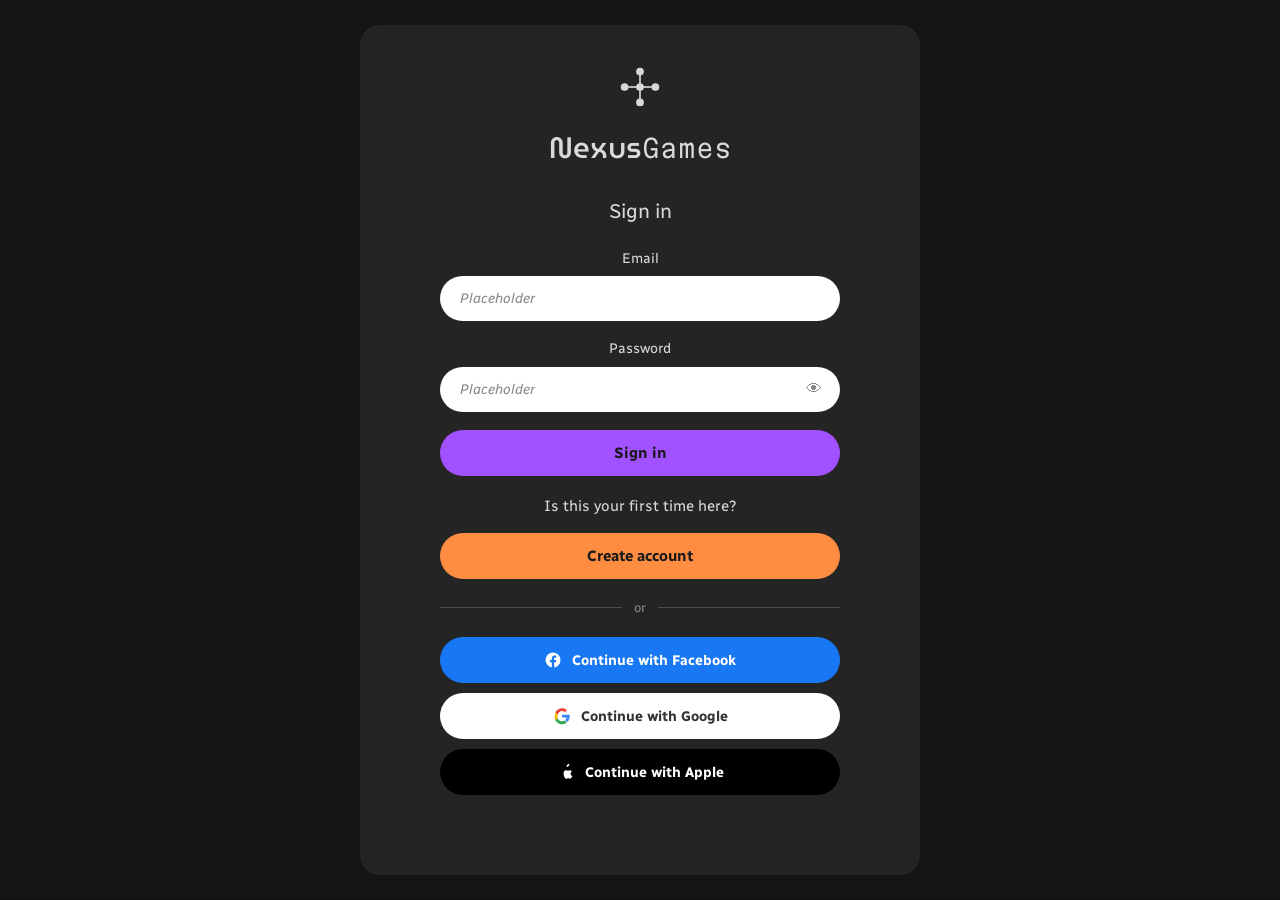
<file: index.html>
<!DOCTYPE html>
<html lang="en">
<head>
    <meta charset="UTF-8">
    <meta name="viewport" content="width=device-width, initial-scale=1.0">
    <title>Nexus Games — Sign In</title>
    <link href="https://fonts.googleapis.com/css2?family=Radio+Canada:ital,wght@0,400;0,700;1,400&display=swap" rel="stylesheet">
    <link rel="stylesheet" href="css/variables.css">
    <link rel="stylesheet" href="css/base.css">
    <link rel="stylesheet" href="css/components.css">
    <link rel="stylesheet" href="css/login.css">
</head>
<body>

<div class="auth-wrapper">
    <div class="auth-card">

        <div class="logo-icon">
            <svg viewBox="0 0 40 40" width="44" fill="none">
                <circle cx="20" cy="6" r="3" fill="currentColor"/>
                <circle cx="34" cy="20" r="3" fill="currentColor"/>
                <circle cx="20" cy="34" r="3" fill="currentColor"/>
                <circle cx="6" cy="20" r="3" fill="currentColor"/>
                <circle cx="20" cy="20" r="3" fill="currentColor"/>
                <line x1="20" y1="9" x2="20" y2="17" stroke="currentColor" stroke-width="1.5"/>
                <line x1="31" y1="20" x2="23" y2="20" stroke="currentColor" stroke-width="1.5"/>
                <line x1="20" y1="31" x2="20" y2="23" stroke="currentColor" stroke-width="1.5"/>
                <line x1="9" y1="20" x2="17" y2="20" stroke="currentColor" stroke-width="1.5"/>
            </svg>
        </div>
        <div class="wordmark"><span class="nexus">Nexus</span><span class="games">Games</span></div>

        <!-- LOGIN -->
        <form id="loginForm">
            <h1>Sign in</h1>

            <div class="field">
                <label for="loginEmail">Email</label>
                <input type="email" id="loginEmail" required placeholder="Placeholder">
            </div>

            <div class="field">
                <label for="loginPassword">Password</label>
                <div class="input-wrap">
                    <input type="password" id="loginPassword" required placeholder="Placeholder">
                    <span class="toggle-password" id="togglePwd">👁</span>
                </div>
            </div>

            <button type="submit" class="btn-signin">Sign in</button>

            <p class="switch-text">Is this your first time here?</p>
            <button type="button" class="btn-create" id="showRegister">Create account</button>

            <div class="divider">or</div>

            <div class="social-stack">
                <button type="button" class="btn-social btn-facebook">
                    <svg viewBox="0 0 24 24" fill="currentColor"><path d="M22 12a10 10 0 1 0-11.6 9.9v-7H7.9V12h2.5V9.8c0-2.5 1.5-3.9 3.8-3.9 1.1 0 2.2.2 2.2.2v2.5h-1.3c-1.2 0-1.6.8-1.6 1.6V12h2.8l-.4 2.9h-2.4v7A10 10 0 0 0 22 12z"/></svg>
                    Continue with Facebook
                </button>
                <button type="button" class="btn-social btn-google">
                    <svg viewBox="0 0 24 24"><path fill="#4285F4" d="M22.5 12.2c0-.8-.1-1.4-.2-2H12v3.9h6c-.1.9-.7 2.4-2 3.3l3.2 2.5c1.9-1.8 3-4.4 3-7.7z"/><path fill="#34A853" d="M12 23c2.7 0 5-.9 6.6-2.4l-3.2-2.5c-.9.6-2 1-3.4 1-2.6 0-4.8-1.7-5.6-4.1H3.1v2.6C4.7 20.6 8.1 23 12 23z"/><path fill="#FBBC05" d="M6.4 15c-.2-.6-.3-1.3-.3-2s.1-1.4.3-2V8.4H3.1C2.4 9.8 2 11.4 2 13s.4 3.2 1.1 4.6L6.4 15z"/><path fill="#EA4335" d="M12 5.4c1.5 0 2.8.5 3.8 1.5l2.8-2.8C16.9 2.4 14.7 1.5 12 1.5 8.1 1.5 4.7 3.9 3.1 7.4l3.3 2.6C7.2 7.1 9.4 5.4 12 5.4z"/></svg>
                    Continue with Google
                </button>
                <button type="button" class="btn-social btn-apple">
                    <svg viewBox="0 0 24 24" fill="currentColor"><path d="M16.4 1c.1 1.1-.3 2.1-.9 2.9-.7.8-1.7 1.5-2.8 1.4-.1-1.1.4-2.2 1-2.9.7-.8 1.9-1.4 2.7-1.4zm4.2 16.2c-.3.7-.6 1.3-1 1.9-.6.9-1.2 1.9-2.2 1.9-1 0-1.3-.6-2.4-.6-1.1 0-1.5.6-2.4.6-1 0-1.7-.9-2.3-1.8-1.3-1.9-2.3-5.4-1-7.7.6-1.1 1.7-1.9 2.9-1.9 1 0 1.6.6 2.4.6.8 0 1.3-.6 2.4-.6 1 0 2.1.6 2.9 1.6-2.6 1.4-2.2 5.1.7 6z"/></svg>
                    Continue with Apple
                </button>
            </div>
        </form>

        <!-- REGISTER -->
        <form id="registerForm">
            <h1>Add your data</h1>
            <div class="field-row">
                <div class="field">
                    <label for="firstName">First name</label>
                    <input type="text" id="firstName" required placeholder="Placeholder">
                </div>
                <div class="field">
                    <label for="lastName">Last name</label>
                    <input type="text" id="lastName" required placeholder="Placeholder">
                </div>
            </div>
            <div class="field">
                <label for="regEmail">Email</label>
                <input type="email" id="regEmail" required placeholder="Placeholder">
            </div>
            <div class="field">
                <label for="nickname">Nickname (optional)</label>
                <input type="text" id="nickname" placeholder="Placeholder">
            </div>
            <div class="field">
                <label for="age">Date of birth</label>
                <input type="date" id="age" required>
            </div>
            <div class="field">
                <label for="regPassword">Password</label>
                <input type="password" id="regPassword" required placeholder="Placeholder">
            </div>
            <div class="field">
                <label for="confirmPassword">Confirm password</label>
                <input type="password" id="confirmPassword" required placeholder="Placeholder">
            </div>
            <button type="submit" class="btn-create">Create account</button>
            <p class="switch-text"><button type="button" id="showLogin" style="color:var(--color-primary);font-weight:700;">← Back to Sign in</button></p>
        </form>

    </div>
</div>

<div class="success-overlay" id="successOverlay">
    <div class="success-box">
        <div class="checkmark-circle">
            <svg width="32" height="32" viewBox="0 0 24 24" fill="none">
                <path d="M5 13l4 4L19 7" stroke="#1a1a1a" stroke-width="3" stroke-linecap="round" stroke-linejoin="round"/>
            </svg>
        </div>
        <p style="font-weight:700; font-size:16px;">Account created!</p>
        <p style="color: var(--color-text-secondary); font-size:13px; margin-top:4px;">Taking you to Home...</p>
    </div>
</div>

<script src="js/login.js"></script>
</body>
</html>
</file>
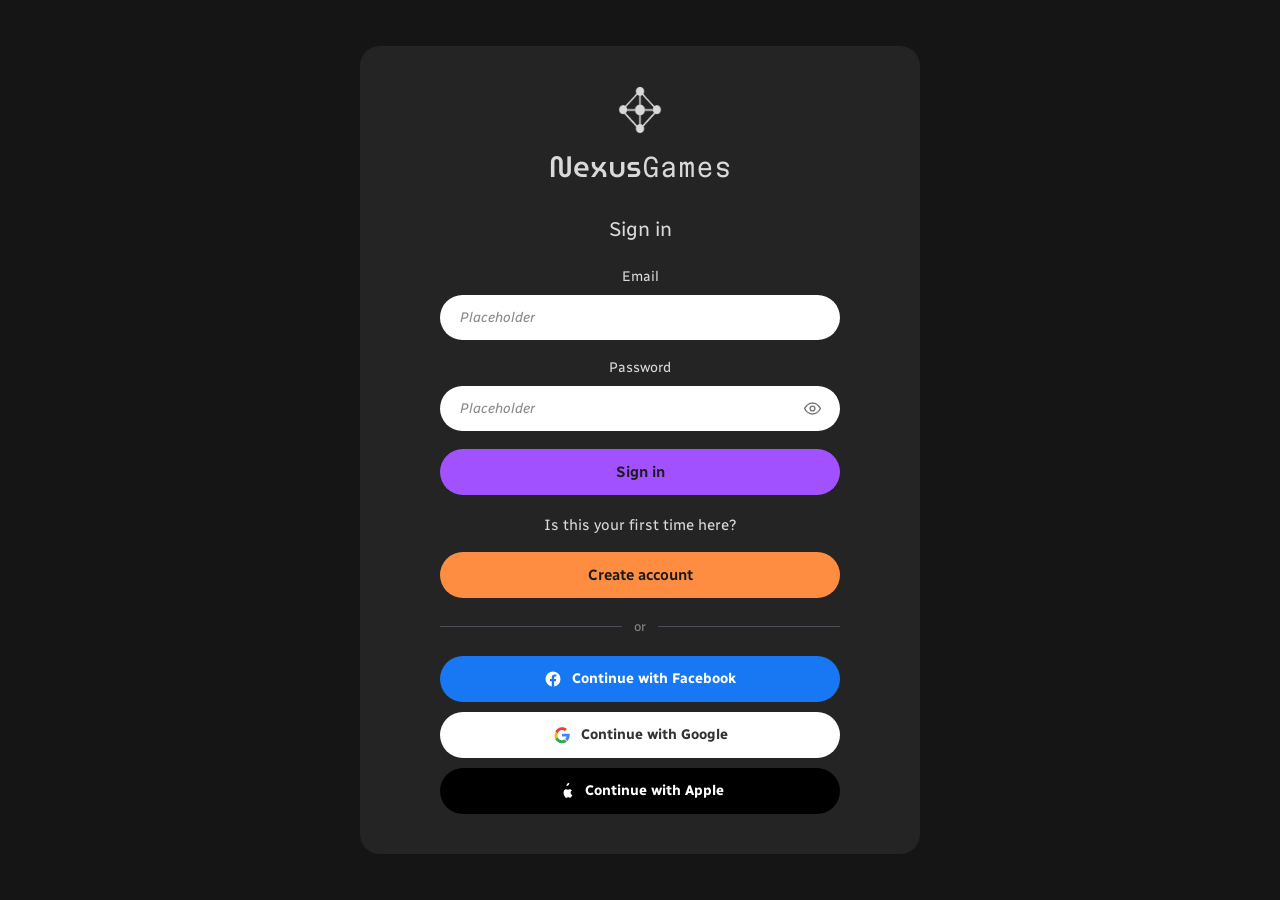
<file: tp2/index.html>
<!DOCTYPE html>
<html lang="en">
<head>
    <meta charset="UTF-8">
    <meta name="viewport" content="width=device-width, initial-scale=1.0">
    <title>Nexus Games — Sign In</title>
    <link href="https://fonts.googleapis.com/css2?family=Radio+Canada:wght@400;700&display=swap" rel="stylesheet">
    <link rel="stylesheet" href="css/base/variables.css">
    <link rel="stylesheet" href="css/base/base.css">
    <link rel="stylesheet" href="css/components/components.css">
    <link rel="stylesheet" href="css/pages/login.css">
</head>
<body>

<!-- ===== Formularios de login y registro ===== -->
<div class="auth-wrapper">
    <div class="auth-card">

        <div class="auth-brand" id="authBrand">
            <div class="logo-icon">
                <img src="assets/img/LogoNexus.png" alt="Nexus Games Logo" width="48" height="48">
            </div>
            <div class="wordmark"><span class="nexus">Nexus</span><span class="games">Games</span></div>
        </div>

        <!-- LOGIN -->
        <form id="loginForm">
            <h1>Sign in</h1>

            <div class="field">
                <label for="loginEmail">Email</label>
                <input type="email" id="loginEmail" required placeholder="Placeholder">
            </div>

            <div class="field">
                <label for="loginPassword">Password</label>
                <div class="input-wrap">
                    <input type="password" id="loginPassword" required placeholder="Placeholder">
                    <button type="button" class="toggle-password" id="togglePwd" data-target="loginPassword" aria-label="Show password" aria-controls="loginPassword" aria-pressed="false">
                        <svg class="eye-icon eye-icon--open" viewBox="0 0 24 24" fill="none" stroke="currentColor" stroke-width="1.8" stroke-linecap="round" stroke-linejoin="round" aria-hidden="true"><path d="M2 12s3.6-7 10-7 10 7 10 7-3.6 7-10 7S2 12 2 12Z"/><circle cx="12" cy="12" r="3"/></svg>
                        <svg class="eye-icon eye-icon--closed" viewBox="0 0 24 24" fill="none" stroke="currentColor" stroke-width="1.8" stroke-linecap="round" stroke-linejoin="round" aria-hidden="true"><path d="m3 3 18 18"/><path d="M10.6 10.6a2 2 0 0 0 2.8 2.8"/><path d="M9.9 5.2A10.7 10.7 0 0 1 12 5c6.4 0 10 7 10 7a15.6 15.6 0 0 1-3.1 3.9M6.2 6.2C3.5 8 2 12 2 12s3.6 7 10 7a10.7 10.7 0 0 0 4-.8"/></svg>
                    </button>
                </div>
            </div>

            <button type="submit" class="btn-signin">Sign in</button>

            <p class="switch-text">Is this your first time here?</p>
            <button type="button" class="btn-create" id="showRegister">Create account</button>

            <div class="divider">or</div>

            <div class="social-stack">
                <button type="button" class="btn-social btn-facebook">
                    <svg viewBox="0 0 24 24" fill="currentColor"><path d="M22 12a10 10 0 1 0-11.6 9.9v-7H7.9V12h2.5V9.8c0-2.5 1.5-3.9 3.8-3.9 1.1 0 2.2.2 2.2.2v2.5h-1.3c-1.2 0-1.6.8-1.6 1.6V12h2.8l-.4 2.9h-2.4v7A10 10 0 0 0 22 12z"/></svg>
                    Continue with Facebook
                </button>
                <button type="button" class="btn-social btn-google">
                    <svg viewBox="0 0 24 24"><path fill="#4285F4" d="M22.5 12.2c0-.8-.1-1.4-.2-2H12v3.9h6c-.1.9-.7 2.4-2 3.3l3.2 2.5c1.9-1.8 3-4.4 3-7.7z"/><path fill="#34A853" d="M12 23c2.7 0 5-.9 6.6-2.4l-3.2-2.5c-.9.6-2 1-3.4 1-2.6 0-4.8-1.7-5.6-4.1H3.1v2.6C4.7 20.6 8.1 23 12 23z"/><path fill="#FBBC05" d="M6.4 15c-.2-.6-.3-1.3-.3-2s.1-1.4.3-2V8.4H3.1C2.4 9.8 2 11.4 2 13s.4 3.2 1.1 4.6L6.4 15z"/><path fill="#EA4335" d="M12 5.4c1.5 0 2.8.5 3.8 1.5l2.8-2.8C16.9 2.4 14.7 1.5 12 1.5 8.1 1.5 4.7 3.9 3.1 7.4l3.3 2.6C7.2 7.1 9.4 5.4 12 5.4z"/></svg>
                    Continue with Google
                </button>
                <button type="button" class="btn-social btn-apple">
                    <svg viewBox="0 0 24 24" fill="currentColor"><path d="M16.4 1c.1 1.1-.3 2.1-.9 2.9-.7.8-1.7 1.5-2.8 1.4-.1-1.1.4-2.2 1-2.9.7-.8 1.9-1.4 2.7-1.4zm4.2 16.2c-.3.7-.6 1.3-1 1.9-.6.9-1.2 1.9-2.2 1.9-1 0-1.3-.6-2.4-.6-1.1 0-1.5.6-2.4.6-1 0-1.7-.9-2.3-1.8-1.3-1.9-2.3-5.4-1-7.7.6-1.1 1.7-1.9 2.9-1.9 1 0 1.6.6 2.4.6.8 0 1.3-.6 2.4-.6 1 0 2.1.6 2.9 1.6-2.6 1.4-2.2 5.1.7 6z"/></svg>
                    Continue with Apple
                </button>
            </div>
        </form>

        <!-- REGISTER -->
        <form id="registerForm">
            <button type="button" id="showLogin" class="back-link">
                <svg width="18" height="18" viewBox="0 0 24 24" fill="none" stroke="currentColor" stroke-width="2.5" stroke-linecap="round" stroke-linejoin="round"><polyline points="15 18 9 12 15 6"></polyline></svg>
                Back
            </button>
            <h1>Add your data</h1>

            <div class="field">
                <label for="regEmail">Email <span class="required">*</span><span class="valid-check" id="emailCheck">✓</span></label>
                <input type="email" id="regEmail" required placeholder="Placeholder">
            </div>

            <div class="field-row">
                <div class="field">
                    <label for="firstName">First name <span class="required">*</span><span class="valid-check" id="firstNameCheck">✓</span></label>
                    <input type="text" id="firstName" required placeholder="Placeholder">
                </div>
                <div class="field">
                    <label for="lastName">Last name <span class="required">*</span><span class="valid-check" id="lastNameCheck">✓</span></label>
                    <input type="text" id="lastName" required placeholder="Placeholder">
                </div>
            </div>

            <div class="field">
                <label for="regPassword">Password <span class="required">*</span><span class="valid-check" id="passwordCheck">✓</span></label>
                <div class="input-wrap">
                    <input type="password" id="regPassword" required placeholder="Placeholder">
                    <button type="button" class="toggle-password" id="toggleRegPwd" data-target="regPassword" aria-label="Show password" aria-controls="regPassword" aria-pressed="false">
                        <svg class="eye-icon eye-icon--open" viewBox="0 0 24 24" fill="none" stroke="currentColor" stroke-width="1.8" stroke-linecap="round" stroke-linejoin="round" aria-hidden="true"><path d="M2 12s3.6-7 10-7 10 7 10 7-3.6 7-10 7S2 12 2 12Z"/><circle cx="12" cy="12" r="3"/></svg>
                        <svg class="eye-icon eye-icon--closed" viewBox="0 0 24 24" fill="none" stroke="currentColor" stroke-width="1.8" stroke-linecap="round" stroke-linejoin="round" aria-hidden="true"><path d="m3 3 18 18"/><path d="M10.6 10.6a2 2 0 0 0 2.8 2.8"/><path d="M9.9 5.2A10.7 10.7 0 0 1 12 5c6.4 0 10 7 10 7a15.6 15.6 0 0 1-3.1 3.9M6.2 6.2C3.5 8 2 12 2 12s3.6 7 10 7a10.7 10.7 0 0 0 4-.8"/></svg>
                    </button>
                </div>
            </div>

            <div class="field">
                <label for="confirmPassword">Confirm password <span class="required">*</span><span class="valid-check" id="confirmCheck">✓</span></label>
                <div class="input-wrap">
                    <input type="password" id="confirmPassword" required placeholder="Placeholder">
                    <button type="button" class="toggle-password" id="toggleConfirmPwd" data-target="confirmPassword" aria-label="Show password" aria-controls="confirmPassword" aria-pressed="false">
                        <svg class="eye-icon eye-icon--open" viewBox="0 0 24 24" fill="none" stroke="currentColor" stroke-width="1.8" stroke-linecap="round" stroke-linejoin="round" aria-hidden="true"><path d="M2 12s3.6-7 10-7 10 7 10 7-3.6 7-10 7S2 12 2 12Z"/><circle cx="12" cy="12" r="3"/></svg>
                        <svg class="eye-icon eye-icon--closed" viewBox="0 0 24 24" fill="none" stroke="currentColor" stroke-width="1.8" stroke-linecap="round" stroke-linejoin="round" aria-hidden="true"><path d="m3 3 18 18"/><path d="M10.6 10.6a2 2 0 0 0 2.8 2.8"/><path d="M9.9 5.2A10.7 10.7 0 0 1 12 5c6.4 0 10 7 10 7a15.6 15.6 0 0 1-3.1 3.9M6.2 6.2C3.5 8 2 12 2 12s3.6 7 10 7a10.7 10.7 0 0 0 4-.8"/></svg>
                    </button>
                </div>
                <span class="field-error" id="passwordError">Passwords do not match.</span>
            </div>

            <div class="field">
                <label for="nickname">Nickname (optional)</label>
                <input type="text" id="nickname" placeholder="Placeholder">
            </div>

            <div class="field">
                <label for="dobYear">Date of birth <span class="required">*</span><span class="valid-check" id="dobCheck">✓</span></label>
                <div class="dob-row">
                    <select id="dobYear" required></select>
                    <select id="dobMonth" required></select>
                    <select id="dobDay" required></select>
                </div>
            </div>

            <div class="captcha-wrap">
                <label class="captcha" for="captchaCheck">
                    <input type="checkbox" id="captchaCheck" required>
                    <span class="captcha-box" aria-hidden="true"></span>
                    <span class="captcha-label">I'm not a robot</span>
                    <span class="captcha-brand" aria-hidden="true">
                        <svg viewBox="0 0 32 32" class="captcha-logo"><path fill="#4285f4" d="M16 3a13 13 0 0 1 11.2 6.4l-5 2.8A7.2 7.2 0 0 0 16 8.6V3Z"/><path fill="#34a853" d="M27.2 9.4A13 13 0 0 1 16 29v-5.6a7.4 7.4 0 0 0 6.2-11.2l5-2.8Z"/><path fill="#fbbc05" d="M16 29A13 13 0 0 1 4.8 9.4l5 2.8A7.4 7.4 0 0 0 16 23.4V29Z"/><path fill="#ea4335" d="M4.8 9.4A13 13 0 0 1 16 3v5.6a7.4 7.4 0 0 0-6.2 3.6l-5-2.8Z"/><path fill="#fff" d="m13.3 16 1.8 1.8 4-4 1.4 1.4-5.4 5.4-3.2-3.2 1.4-1.4Z"/></svg>
                        <span>reCAPTCHA</span>
                    </span>
                </label>
            </div>

            <button type="submit" class="btn-create">Register</button>

            <!-- Reutiliza las mismas opciones de acceso social disponibles en el login. -->
            <div class="divider">or</div>

            <div class="social-stack">
                <button type="button" class="btn-social btn-facebook">
                    <svg viewBox="0 0 24 24" fill="currentColor"><path d="M22 12a10 10 0 1 0-11.6 9.9v-7H7.9V12h2.5V9.8c0-2.5 1.5-3.9 3.8-3.9 1.1 0 2.2.2 2.2.2v2.5h-1.3c-1.2 0-1.6.8-1.6 1.6V12h2.8l-.4 2.9h-2.4v7A10 10 0 0 0 22 12z"/></svg>
                    Continue with Facebook
                </button>
                <button type="button" class="btn-social btn-google">
                    <svg viewBox="0 0 24 24"><path fill="#4285F4" d="M22.5 12.2c0-.8-.1-1.4-.2-2H12v3.9h6c-.1.9-.7 2.4-2 3.3l3.2 2.5c1.9-1.8 3-4.4 3-7.7z"/><path fill="#34A853" d="M12 23c2.7 0 5-.9 6.6-2.4l-3.2-2.5c-.9.6-2 1-3.4 1-2.6 0-4.8-1.7-5.6-4.1H3.1v2.6C4.7 20.6 8.1 23 12 23z"/><path fill="#FBBC05" d="M6.4 15c-.2-.6-.3-1.3-.3-2s.1-1.4.3-2V8.4H3.1C2.4 9.8 2 11.4 2 13s.4 3.2 1.1 4.6L6.4 15z"/><path fill="#EA4335" d="M12 5.4c1.5 0 2.8.5 3.8 1.5l2.8-2.8C16.9 2.4 14.7 1.5 12 1.5 8.1 1.5 4.7 3.9 3.1 7.4l3.3 2.6C7.2 7.1 9.4 5.4 12 5.4z"/></svg>
                    Continue with Google
                </button>
                <button type="button" class="btn-social btn-apple">
                    <svg viewBox="0 0 24 24" fill="currentColor"><path d="M16.4 1c.1 1.1-.3 2.1-.9 2.9-.7.8-1.7 1.5-2.8 1.4-.1-1.1.4-2.2 1-2.9.7-.8 1.9-1.4 2.7-1.4zm4.2 16.2c-.3.7-.6 1.3-1 1.9-.6.9-1.2 1.9-2.2 1.9-1 0-1.3-.6-2.4-.6-1.1 0-1.5.6-2.4.6-1 0-1.7-.9-2.3-1.8-1.3-1.9-2.3-5.4-1-7.7.6-1.1 1.7-1.9 2.9-1.9 1 0 1.6.6 2.4.6.8 0 1.3-.6 2.4-.6 1 0 2.1.6 2.9 1.6-2.6 1.4-2.2 5.1.7 6z"/></svg>
                    Continue with Apple
                </button>
            </div>
        </form>

    </div>
</div>

<div class="success-overlay" id="successOverlay">
    <div class="success-box">
        <div class="checkmark-circle">
            <svg width="32" height="32" viewBox="0 0 24 24" fill="none">
                <path d="M5 13l4 4L19 7" stroke="#1a1a1a" stroke-width="3" stroke-linecap="round" stroke-linejoin="round"/>
            </svg>
        </div>
        <p id="successTitle" style="font-weight:700; font-size:16px;">Account created!</p>
        <p id="successMessage" style="color: var(--color-text-secondary); font-size:13px; margin-top:4px;">Taking you to Home...</p>
    </div>
</div>

<!-- Conecta los formularios, su validación y la confirmación de acceso. -->
<script src="js/pages/login.js"></script>
</body>
</html>
</file>
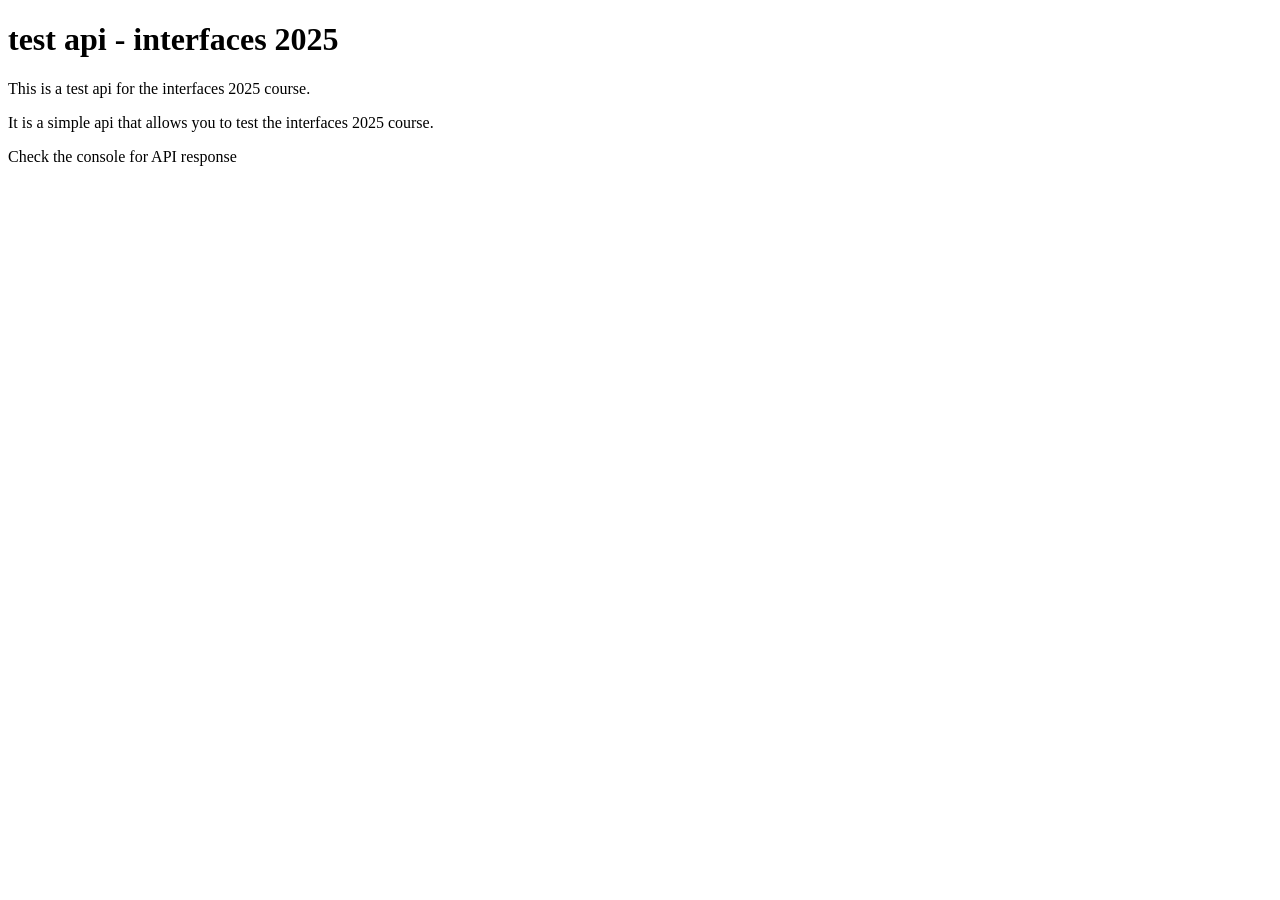
<file: tp2/api-vj-interfaces-main/docs/index.html>
<!DOCTYPE html>
<html lang="en">
<head>
    <meta charset="UTF-8">
    <meta name="viewport" content="width=device-width, initial-scale=1.0">
    <title>test api - interfaces 2025</title>
</head>
<body>
    <h1>test api - interfaces 2025</h1>
    <p>This is a test api for the interfaces 2025 course.</p>
    <p>It is a simple api that allows you to test the interfaces 2025 course.</p>
    <p>Check the console for API response</p>

    <script src="script.js"></script>
</body>
</html>
</file>
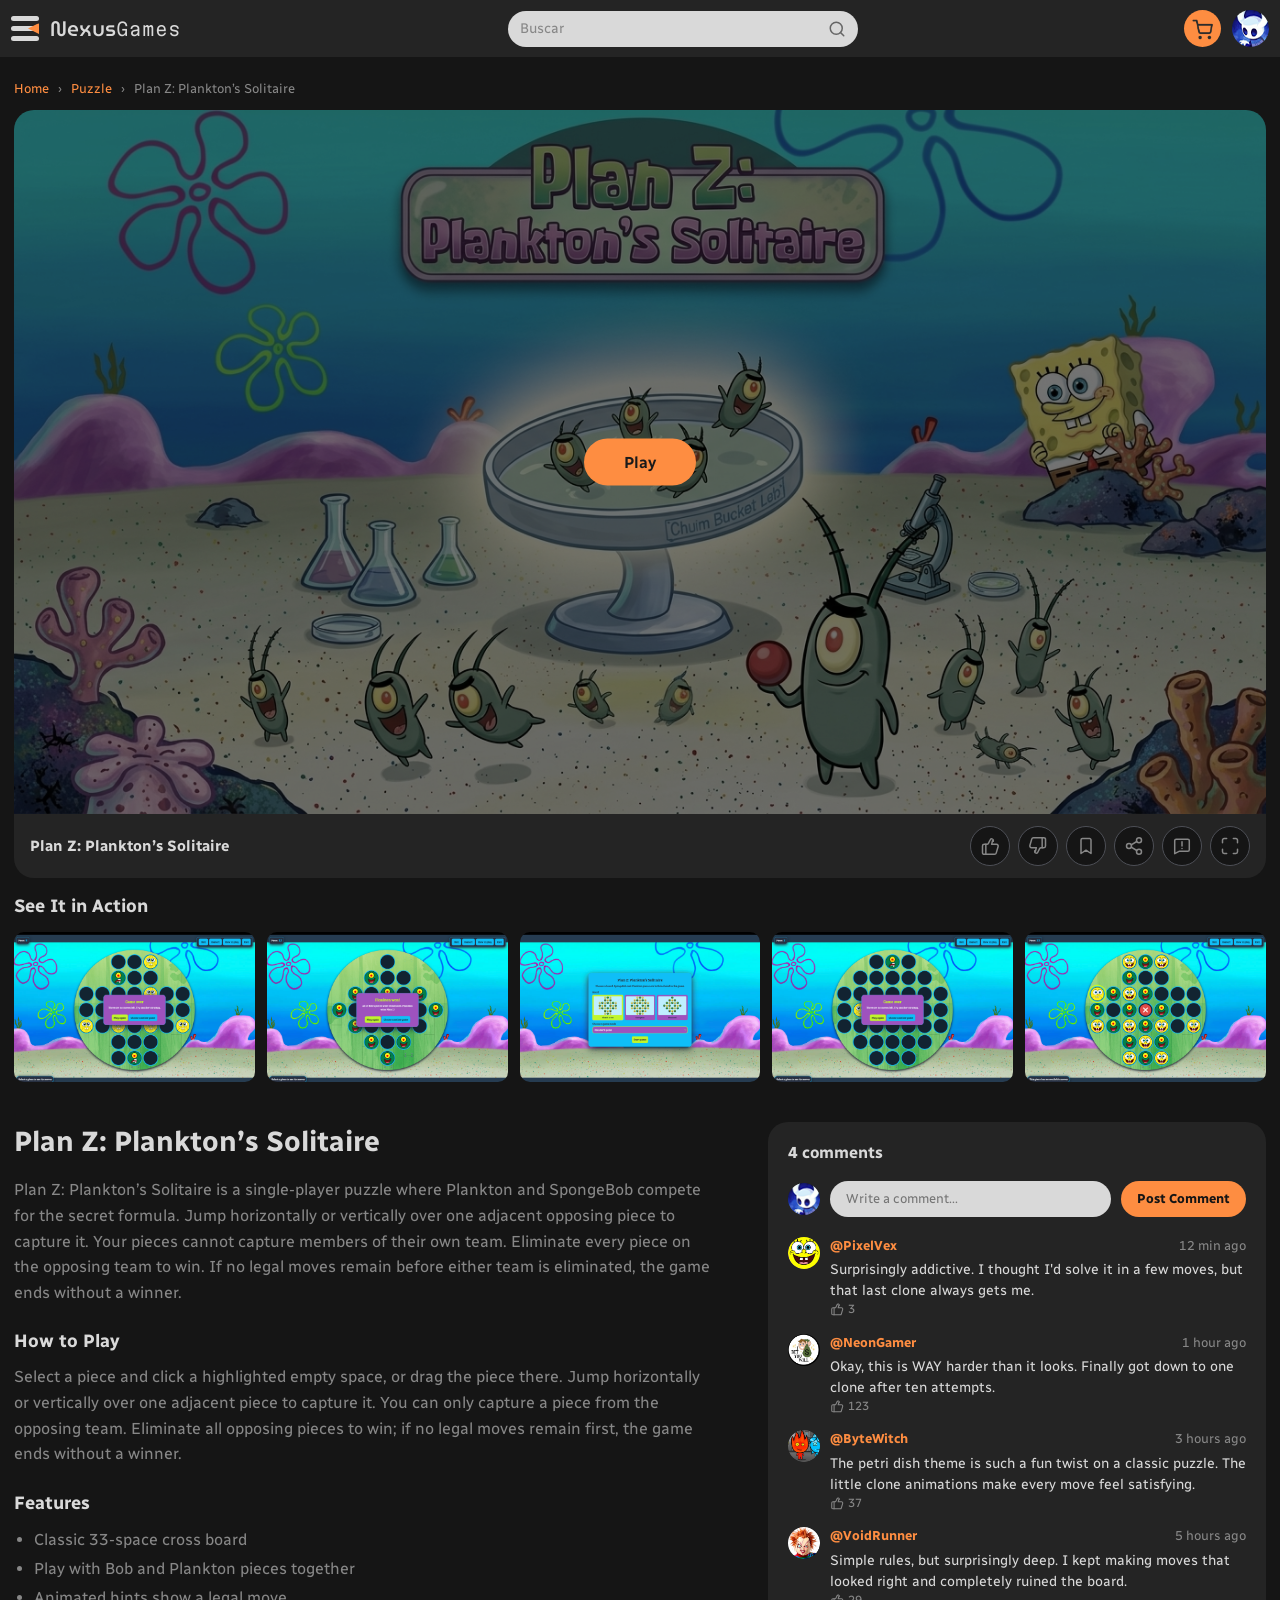
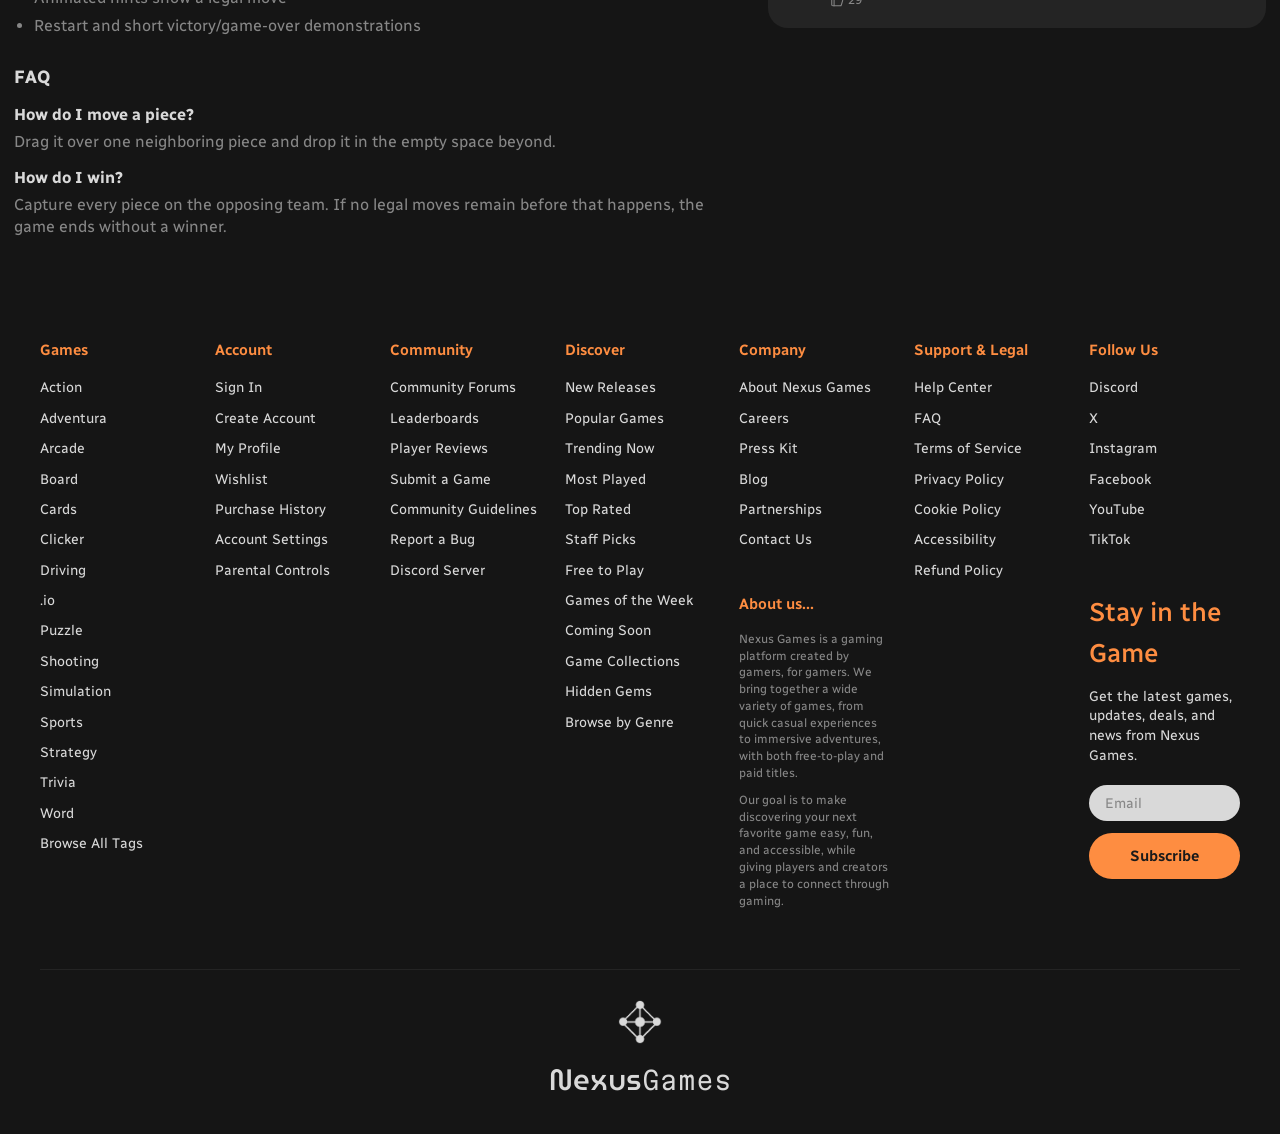
<file: tp2/game.html>
<!DOCTYPE html>
<html lang="en">
<head>
    <meta charset="UTF-8">
    <meta name="viewport" content="width=device-width, initial-scale=1.0">
    <title>Nexus Games — Game Details</title>
    <link rel="stylesheet" href="css/base/variables.css">
    <link rel="stylesheet" href="css/base/base.css">
    <link rel="stylesheet" href="css/components/fatfooter.css">
    <link rel="stylesheet" href="css/components/header.css">
    <link rel="stylesheet" href="css/components/cart.css">
    <link rel="stylesheet" href="css/pages/game.css">
    <link rel="stylesheet" href="css/pages/blocka.css">
    <link rel="stylesheet" href="css/pages/peg-solitaire.css">
    <link rel="stylesheet" href="css/pages/runner.css">

</head>
<body>
<!-- ===== Layout compartido y punto de montaje del detalle ===== -->
<div id="site-header"></div>
<main class="game-detail-main" id="game-detail">
    <!-- Contenido inyectado por game-detail.js -->
</main>

<!-- ===== Carrito desplegable compartido: conserva los productos guardados desde Home. ===== -->
<section class="shopping-cart" id="shopping-cart" aria-labelledby="shopping-cart-title" aria-hidden="true" hidden>
    <div class="shopping-cart__heading">
        <h2 id="shopping-cart-title">Your Cart</h2>
        <span class="shopping-cart__count" id="cart-count" aria-live="polite">0 items</span>
    </div>
    <div class="shopping-cart__divider" aria-hidden="true"></div>
    <p class="shopping-cart__empty" id="cart-empty">Your cart is empty.</p>
    <ul class="shopping-cart__items" id="cart-items" aria-label="Games in your cart"></ul>
    <div class="shopping-cart__summary" id="cart-summary" hidden>
        <div class="shopping-cart__total">
            <span>Total</span>
            <strong id="cart-total">USD 0</strong>
        </div>
        <button class="badge badge--free shopping-cart__buy" id="cart-buy" type="button">Buy</button>
    </div>
</section>

<div id="site-footer"></div>
<!-- ===== Scripts de datos, layout y detalle ===== -->
<!-- Carga el listado compartido para que la navegación también muestre categorías fuera del Home. -->
<script src="js/data/categories.js"></script>
<script src="js/components/layout.js"></script>
<script src="js/components/cart.js"></script>
<script src="js/data/recommendation.js" defer></script>
<script src="js/data/api.js" defer></script>
<script src="js/pages/blocka.js" defer></script>
<script src="js/pages/peg-solitaire.model.js" defer></script>
<script src="js/pages/peg-solitaire.controller.js" defer></script>
<script src="js/pages/peg-solitaire.view.js" defer></script>
<script src="js/pages/peg-solitaire.js" defer></script>
<script src="js/pages/runner.js" defer></script>
<script src="js/pages/game-detail.js" defer></script>
</body>
</html>
</file>
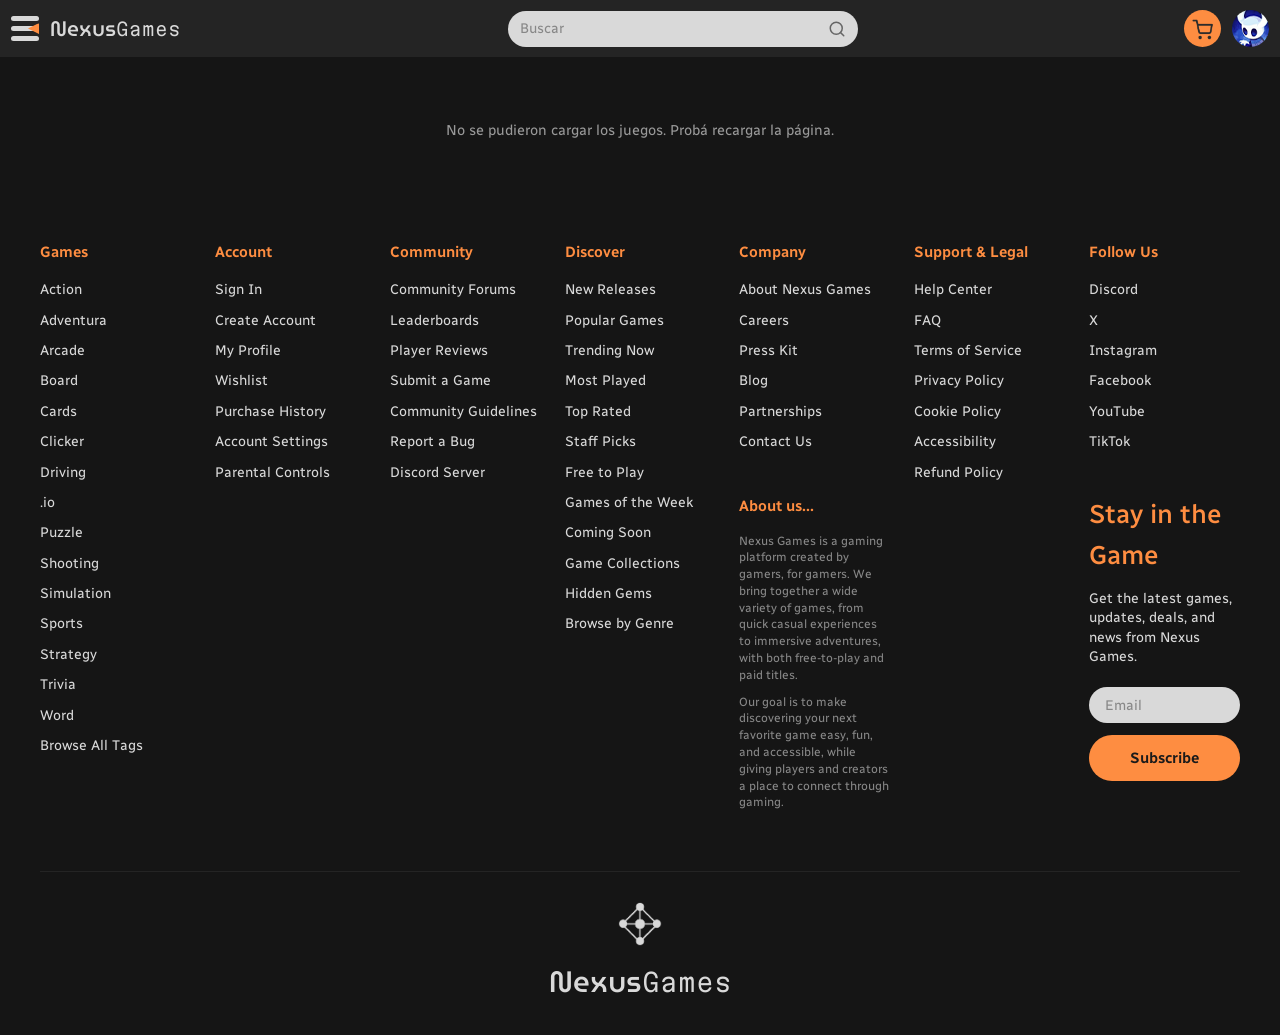
<file: tp2/home.html>
<!DOCTYPE html>
<html lang="en">
<head>
    <meta charset="UTF-8">
    <meta name="viewport" content="width=device-width, initial-scale=1.0">
    <title>Nexus Games — Home</title>
    <link rel="stylesheet" href="css/pages/home.css">
    <link rel="stylesheet" href="css/base/variables.css">
    <link rel="stylesheet" href="css/components/cards.css">
    <link rel="stylesheet" href="css/components/hero-carousel.css">
    <link rel="stylesheet" href="css/components/cart.css">
    <link rel="stylesheet" href="css/components/fatfooter.css">
    <link rel="stylesheet" href="css/components/header.css">
    <link rel="stylesheet" href="css/base/base.css">

</head>
<body>
    <!-- Pantalla inicial de carga: el progreso se anima desde home.js durante cinco segundos. -->
    <div class="home-loader" id="homeLoader" role="status" aria-live="polite" aria-label="Loading Nexus Games">
        <div class="home-loader__content">
            <div class="home-loader__brand">
                <img class="home-loader__logo" src="assets/img/LogoNexus.png" alt="">
                <span class="home-loader__name"><span>Nexus</span><span>Games</span></span>
            </div>
            <p class="home-loader__message">Loading your next adventure...</p>
            <div class="home-loader__progress" id="homeLoaderProgress" role="progressbar" aria-label="Loading progress" aria-valuemin="0" aria-valuemax="100" aria-valuenow="0">
                <span class="home-loader__fill" id="homeLoaderFill"></span>
            </div>
            <span class="home-loader__percent" id="homeLoaderPercent">0%</span>
        </div>
    </div>

    <!-- ===== Estructura principal y carruseles ===== -->
    <div id="site-header"></div>
    <main>
        <div id="hero-carousel"></div>
        <div id="carousels"></div>
        <!-- ===== Carrito desplegable: cart.js comparte y actualiza su contenido. ===== -->
        <section class="shopping-cart" id="shopping-cart" aria-labelledby="shopping-cart-title" aria-hidden="true" hidden>
            <div class="shopping-cart__heading">
                <h2 id="shopping-cart-title">Your Cart</h2>
                <span class="shopping-cart__count" id="cart-count" aria-live="polite">0 items</span>
            </div>
            <div class="shopping-cart__divider" aria-hidden="true"></div>
            <p class="shopping-cart__empty" id="cart-empty">Your cart is empty.</p>
            <ul class="shopping-cart__items" id="cart-items" aria-label="Games in your cart"></ul>
            <div class="shopping-cart__summary" id="cart-summary" hidden>
                <div class="shopping-cart__total">
                    <span>Total</span>
                    <strong id="cart-total">USD 0</strong>
                </div>
                <button class="badge badge--free shopping-cart__buy" id="cart-buy" type="button">Buy</button>
            </div>
        </section>
    </main>
    
    <!-- ===== Pie de página y scripts de Home ===== -->
    <div id="site-footer"></div>
    <script src="js/components/layout.js"></script>
    <script src="js/components/cart.js"></script>
    <script src="js/data/recommendation.js"></script>
    <script src="js/data/api.js"></script>
    <script src="js/data/categories.js"></script>
    <script src="js/components/cards.js"></script>
    <script src="js/components/carousel.js"></script>
    <script src="js/components/hero-carousel.js"></script>
    <script src="js/pages/home.js"></script>
</body>
</html>
</file>
<file: css/variables.css>
/*Fuentes descargadas*/
@import url('https://fonts.googleapis.com/css2?family=MuseoModerno:ital,wght@0,100..900;1,100..900&display=swap');
@import url('https://fonts.googleapis.com/css2?family=Martian+Mono:wght@100..800&family=MuseoModerno:ital,wght@0,100..900;1,100..900&display=swap');

:root {
    /* Fondo (neutral scale) */
    --fondo-100: #D9D9D9;
    --fondo-200: #C7C7C7;
    --fondo-300: #878787;
    --fondo-500: #4D4F56;
    --fondo-700: #242424;
    --fondo-900: #151515;

    /* Primary (orange) */
    --primary-100: #FFC49C;
    --primary-300: #FFA263;
    --primary-500: #FE8D41;
    --primary-700: #8B2AFF;
    --primary-900: #E35B00;

    /* Secondary (purple) */
    --secondary-100: #D6B3FF;
    --secondary-300: #B87CFF;
    --secondary-500: #A151FF;
    --secondary-700: #8B2AFF;
    --secondary-900: #6F05EE;

    /* Accent 2 */
    --accent2-500: #03FFAF;

    /* Roles semánticos (así el resto del CSS no cambia si ajustás un tono) */
    --color-bg: var(--fondo-900);
    --color-surface: var(--fondo-700);
    --color-surface-light: var(--fondo-500);
    --color-border: var(--fondo-500);
    --color-text: var(--fondo-100);
    --color-text-secondary: var(--fondo-300);
    --font-logo1: 'MuseoModerno', sans-serif;
    --font-logo2: 'Martian Mono', sans-serif;

    --color-primary: var(--primary-500);
    --color-primary-hover: var(--primary-300);

    --color-secondary: var(--secondary-500);
    --color-secondary-hover: var(--secondary-300);

    --color-success: var(--accent2-500);

    --font-main: 'Radio Canada', -apple-system, 'Segoe UI', sans-serif;
    --font-logo: 'Radio Canada', serif; /* reemplazá por tu fuente real del logo */

    --radius-pill: 999px;
    --radius-md: 10px;
    --radius-lg: 20px;

    --transition-fast: 0.15s ease;
    --transition-mid: 0.3s ease;
}
</file>
<file: css/base.css>
* {
    margin: 0;
    padding: 0;
    box-sizing: border-box;
}

body {
    font-family: var(--font-main);
    background-color: var(--color-bg);
    color: var(--color-text);
    min-height: 100vh;
    line-height: 1.4;
}

a { color: inherit; text-decoration: none; }

img { max-width: 100%; display: block; }

button {
    font-family: inherit;
    cursor: pointer;
    border: none;
    background: none;
    color: inherit;
}

input {
    font-family: inherit;
    color: var(--color-text);
}
</file>
<file: css/components.css>
/* Sign in — violeta (Secondary), animación 1: escala + brillo */
.btn-signin {
    background-color: var(--color-secondary);
    color: #1a1a1a;
    font-weight: 700;
    padding: 14px 24px;
    border-radius: var(--radius-pill);
    width: 100%;
    font-size: 15px;
    transition: transform var(--transition-fast), box-shadow var(--transition-fast), background-color var(--transition-fast);
}

.btn-signin:hover {
    background-color: var(--color-secondary-hover);
    transform: scale(1.02);
    box-shadow: 0 6px 20px rgba(161, 114, 236, 0.4);
}

.btn-signin:active { transform: scale(0.98); }

/* Create account — naranja (Primary), animación 2: relleno progresivo */
.btn-create {
    position: relative;
    overflow: hidden;
    background-color: var(--color-primary);
    color: #1a1a1a;
    font-weight: 700;
    padding: 14px 24px;
    border-radius: var(--radius-pill);
    width: 100%;
    font-size: 15px;
    z-index: 1;
    transition: color var(--transition-mid);
}

.btn-create::before {
    content: "";
    position: absolute;
    left: 0; bottom: 0;
    width: 100%; height: 0%;
    background-color: var(--primary-700);
    z-index: -1;
    transition: height var(--transition-mid);
}

.btn-create:hover::before { height: 100%; }

/* Botones sociales — animación 3: elevación + sombra */
.btn-social {
    display: flex;
    align-items: center;
    justify-content: center;
    gap: 10px;
    border-radius: var(--radius-pill);
    padding: 14px 20px;
    width: 100%;
    font-size: 14px;
    font-weight: 700;
    transition: transform var(--transition-fast), box-shadow var(--transition-fast);
}

.btn-social:hover {
    transform: translateY(-3px);
    box-shadow: 0 8px 16px rgba(0, 0, 0, 0.3);
}

.btn-facebook { background-color: #1877F2; color: #fff; }
.btn-google   { background-color: #ffffff; color: #333; }
.btn-apple    { background-color: #000000; color: #fff; }

.btn-social img, .btn-social svg { width: 18px; height: 18px; }
</file>
<file: css/login.css>
@import url('variables.css');

.auth-wrapper {
    min-height: 100vh;
    display: flex;
    align-items: center;
    justify-content: center;
    padding: 24px;
}

.auth-card {
    background-color: var(--color-surface);
    border-radius: var(--radius-lg);
    padding: 40px 80px;
    width: 100%;
    max-width: 560px;
    height: 850px;
    text-align: center;
}

.logo-icon {
    width: 44px;
    margin: 0 auto 12px;
}

.logo-icon svg { stroke: var(--color-text); }

.wordmark {
    font-size: 26px;
    margin-bottom: 28px;
}

.wordmark .nexus { font-family: var(--font-logo1); font-weight: 500; font-size: 29.5px; }
.wordmark .games { font-family: var(--font-logo2); font-weight: 300; font-size: 25.28px;}

.auth-card h1 {
    font-size: 20px;
    font-weight: 400;
    margin-bottom: 24px;
}

.field { margin-bottom: 18px; text-align: left; }

.field label {
    display: block;
    font-size: 14px;
    text-align: center;
    margin-bottom: 8px;
}

.field-row { display: flex; gap: 12px; }
.field-row .field { flex: 1; }

.input-wrap { position: relative; }

.field input {
    width: 100%;
    background-color: #ffffff;
    color: #333;
    border: none;
    border-radius: var(--radius-pill);
    padding: 14px 20px;
    font-size: 14px;
    font-style: italic;
}

.field input::placeholder {
    font-style: italic;
    color: #8a8a8a;
}

.toggle-password {
    position: absolute;
    right: 18px;
    top: 50%;
    transform: translateY(-50%);
    color: #8a8a8a;
}

.switch-text {
    margin: 20px 0 16px;
    font-size: 15px;
}

.divider {
    display: flex;
    align-items: center;
    gap: 12px;
    margin: 20px 0;
    color: var(--color-text-secondary);
    font-size: 13px;
}

.divider::before, .divider::after {
    content: "";
    flex: 1;
    height: 1px;
    background-color: var(--color-border);
}

.social-stack { display: flex; flex-direction: column; gap: 10px; }

#registerForm { display: none; }

/* Overlay de éxito */
.success-overlay {
    position: fixed;
    inset: 0;
    background-color: rgba(0,0,0,0.75);
    display: flex;
    align-items: center;
    justify-content: center;
    opacity: 0;
    pointer-events: none;
    transition: opacity var(--transition-mid);
    z-index: 100;
}

.success-overlay.show { opacity: 1; pointer-events: all; }

.success-box {
    background-color: var(--color-surface);
    border-radius: var(--radius-lg);
    padding: 40px;
    text-align: center;
    transform: scale(0.7);
    transition: transform var(--transition-mid);
}

.success-overlay.show .success-box { transform: scale(1); }

.checkmark-circle {
    width: 72px;
    height: 72px;
    border-radius: 50%;
    background-color: var(--color-success);
    display: flex;
    align-items: center;
    justify-content: center;
    margin: 0 auto 16px;
    animation: pop 0.4s ease;
}

@keyframes pop {
    0%   { transform: scale(0); }
    70%  { transform: scale(1.15); }
    100% { transform: scale(1); }
}

.checkmark-circle svg {
    stroke-dasharray: 24;
    stroke-dashoffset: 24;
    animation: draw 0.4s ease 0.2s forwards;
}

@keyframes draw { to { stroke-dashoffset: 0; } }
</file>
<file: tp2/css/base/variables.css>
/* ===== Fuentes y variables visuales globales ===== */
/*Fuentes descargadas*/
@import url('https://fonts.googleapis.com/css2?family=Radio+Canada:wght@400;500;600;700&display=swap');
@import url('https://fonts.googleapis.com/css2?family=MuseoModerno:ital,wght@0,100..900;1,100..900&display=swap');
@import url('https://fonts.googleapis.com/css2?family=Martian+Mono:wght@100..800&family=MuseoModerno:ital,wght@0,100..900;1,100..900&display=swap');

/* ===== Tokens visuales compartidos ===== */
:root {
    /* Fondo (neutral scale) */
    --fondo-100: #D9D9D9;
    --fondo-200: #C7C7C7;
    --fondo-300: #878787;
    --fondo-500: #4D4F56;
    --fondo-700: #242424;
    --fondo-900: #151515;

    /* Primary (orange) */
    --primary-100: #FFC49C;
    --primary-300: #FFA263;
    --primary-500: #FE8D41;
    --primary-700: #8B2AFF;
    --primary-900: #E35B00;

    /* Secondary (purple) */
    --secondary-100: #D6B3FF;
    --secondary-300: #B87CFF;
    --secondary-500: #A151FF;
    --secondary-700: #8B2AFF;
    --secondary-900: #6F05EE;

    /* Accent 2 */
    --accent2-500: #03FFAF;

    /* Roles semánticos (así el resto del CSS no cambia si ajustás un tono) */
    --color-bg: var(--fondo-900);
    --color-surface: var(--fondo-700);
    --color-surface-light: var(--fondo-500);
    --color-border: var(--fondo-500);
    --color-text: var(--fondo-100);
    --color-text-secondary: var(--fondo-300);
    
    --font-logo1: 'MuseoModerno', sans-serif;
    --font-logo2: 'Martian Mono', sans-serif;

    --color-primary: var(--primary-500);
    --color-primary-hover: var(--primary-300);

    --color-secondary: var(--secondary-500);
    --color-secondary-hover: var(--secondary-300);

    --color-success: var(--accent2-500);
    --color-required: #C73A3A;

    --font-main: 'Radio Canada', -apple-system, 'Segoe UI', sans-serif;

    --radius-pill: 999px;
    --radius-md: 10px;
    --radius-lg: 20px;

    --transition-fast: 0.15s ease;
    --transition-mid: 0.3s ease;


}
</file>
<file: tp2/css/base/base.css>
/* ===== Reglas base del sitio ===== */
* {
    margin: 0;
    padding: 0;
    box-sizing: border-box;
}

body {
    font-family: var(--font-main);
    background-color: var(--color-bg);
    color: var(--color-text);
    min-height: 100vh;
    line-height: 1.4;
}

a { color: inherit; text-decoration: none; }

img { max-width: 100%; display: block; }

button {
    font-family: inherit;
    cursor: pointer;
    border: none;
    background: none;
    color: inherit;
}

/* Unifica la tipografía de todos los botones salvo los proveedores sociales. */
button:not(.btn-social) {
    font-family: var(--font-main);
    font-weight: 600;
}

input {
    font-family: inherit;
    color: var(--color-text);
}

#site-header{
    margin-top: 80px;
}
</file>
<file: tp2/css/components/components.css>
/* ===== Botones y acciones reutilizables ===== */
/* Conserva el color y combina el leve crecimiento con el reflejo del hover. */
.btn-signin {
    background-color: var(--color-secondary);
    color: #1a1a1a;
    font-weight: 600;
    padding: 14px 24px;
    border-radius: var(--radius-pill);
    width: 100%;
    font-size: 15px;
    transition: transform var(--transition-fast);
}

.btn-create {
    background-color: var(--color-primary);
    color: #1a1a1a;
    font-weight: 600;
    padding: 14px 24px;
    border-radius: var(--radius-pill);
    width: 100%;
    font-size: 15px;
    transition: transform var(--transition-fast);
}

.btn-signin:hover,
.btn-create:hover {
    transform: scale(1.02);
}

/* Botones sociales — animación 3: elevación + sombra */
.btn-social {
    display: flex;
    align-items: center;
    justify-content: center;
    gap: 10px;
    border-radius: var(--radius-pill);
    padding: 14px 20px;
    width: 100%;
    font-size: 14px;
    font-weight: 700;
    transition: transform var(--transition-fast), box-shadow var(--transition-fast);
}

.btn-social:hover {
    transform: translateY(-3px);
    box-shadow: 0 8px 16px rgba(0, 0, 0, 0.3);
}

.btn-facebook { background-color: #1877F2; color: #fff; }
.btn-google   { background-color: #ffffff; color: #333; }
.btn-apple    { background-color: #000000; color: #fff; }

.btn-social img, .btn-social svg { width: 18px; height: 18px; }

/* Un reflejo tenue y lento recorre las acciones principales y sociales al pasar el cursor. */
.btn-signin,
.btn-create,
.btn-social {
    position: relative;
    isolation: isolate;
    overflow: hidden;
}

.btn-signin::after,
.btn-create::after,
.btn-social::after {
    content: "";
    position: absolute;
    top: -35%;
    bottom: -35%;
    left: -75%;
    width: 48%;
    border-radius: inherit;
    background: linear-gradient(105deg, transparent 8%, rgba(255, 255, 255, .08) 34%, rgba(255, 255, 255, .38) 50%, rgba(255, 255, 255, .08) 66%, transparent 92%);
    mix-blend-mode: screen;
    opacity: 0;
    pointer-events: none;
    transform: skewX(-18deg);
}

.btn-signin:hover::after,
.btn-create:hover::after,
.btn-social:hover::after {
    left: 135%;
    opacity: .65;
    transition: left 1.85s cubic-bezier(.22, 1.45, .36, 1), opacity .3s ease;
}
</file>
<file: tp2/css/pages/login.css>
@import url('../base/variables.css');

/* ===== Estructura de los formularios ===== */
.auth-wrapper {
    min-height: 100vh;
    display: flex;
    align-items: center;
    justify-content: center;
    padding: 40px 24px;
    overflow-y: auto;
}

.auth-card {
    background-color: var(--color-surface);
    border-radius: var(--radius-lg);
    padding: 40px 80px;
    width: 100%;
    max-width: 560px;
    text-align: center;
}

.logo-icon {
    width: 44px;
    margin: 0 auto 12px;
}


.wordmark {
    font-size: 26px;
    margin-bottom: 28px;
}

.wordmark .nexus { font-family: var(--font-logo1); font-weight: 500; font-size: 29.5px; }
.wordmark .games { font-family: var(--font-logo2); font-weight: 300; font-size: 25.28px;}

.auth-card h1 {
    font-size: 20px;
    font-weight: 400;
    margin-bottom: 24px;
}

.field { margin-bottom: 18px; text-align: left; }

.field label {
    display: block;
    font-size: 14px;
    text-align: center;
    margin-bottom: 8px;
}

.field-row { display: flex; gap: 12px; }
.field-row .field { flex: 1; }

.input-wrap { position: relative; }
.field .input-wrap input { padding-right: 54px; }

.field input {
    width: 100%;
    background-color: #ffffff;
    color: #333;
    border: none;
    border-radius: var(--radius-pill);
    padding: 14px 20px;
    font-size: 14px;
}

.field input::placeholder {
    font-style: italic;
    color: #8a8a8a;
}

.field input.input-error { border: 2px solid var(--color-required); }

.field-error {
    display: block;
    color: var(--color-required);
    font-size: 12px;
    margin-top: 6px;
    text-align: left;
    min-height: 16px;
    opacity: 0;
    transition: opacity var(--transition-fast);
}

.field-error.show {
    opacity: 1;
}

.toggle-password {
    position: absolute;
    right: 10px;
    top: 50%;
    transform: translateY(-50%);
    display: grid;
    place-items: center;
    width: 36px;
    height: 36px;
    border: 0;
    border-radius: 50%;
    background: transparent;
    color: #777;
    cursor: pointer;
    transition: color var(--transition-fast), background-color var(--transition-fast);
}

/* Alinea el SVG dentro del campo y cambia el icono según el estado visible. */
.toggle-password .eye-icon {
    display: block;
    width: 19px;
    height: 19px;
}

.toggle-password .eye-icon--closed,
.toggle-password[aria-pressed="true"] .eye-icon--open {
    display: none;
}

.toggle-password[aria-pressed="true"] .eye-icon--closed {
    display: block;
}

.toggle-password:hover {
    color: var(--color-primary);
    background-color: rgba(0, 0, 0, .06);
}

.toggle-password:focus-visible {
    outline: 2px solid var(--color-primary);
    outline-offset: 2px;
}

.switch-text {
    margin: 20px 0 16px;
    font-size: 15px;
}

.divider {
    display: flex;
    align-items: center;
    gap: 12px;
    margin: 20px 0;
    color: var(--color-text-secondary);
    font-size: 13px;
}

.divider::before, .divider::after {
    content: "";
    flex: 1;
    height: 1px;
    background-color: var(--color-border);
}

.social-stack { display: flex; flex-direction: column; gap: 10px; }

#registerForm { display: none; }

/* ===== Confirmación de acceso o registro ===== */
/* Overlay de éxito */
.success-overlay {
    position: fixed;
    inset: 0;
    background-color: rgba(0,0,0,0.75);
    display: flex;
    align-items: center;
    justify-content: center;
    opacity: 0;
    pointer-events: none;
    transition: opacity var(--transition-mid);
    z-index: 100;
}

.success-overlay.show { opacity: 1; pointer-events: all; }

.success-box {
    background-color: var(--color-surface);
    border-radius: var(--radius-lg);
    padding: 40px;
    text-align: center;
    transform: scale(0.7);
    transition: transform var(--transition-mid);
}

.success-overlay.show .success-box { transform: scale(1); }

/* Hace latir suavemente el círculo verde mientras el cartel de éxito está visible. */
.success-overlay.show .checkmark-circle {
    animation: heartbeat 1.25s ease-in-out 0.4s infinite;
}

/* Mantiene el pulso visible y suave durante todo el cartel de confirmación. */
@keyframes heartbeat {
    0%, 100% { transform: scale(1); box-shadow: 0 0 0 0 rgba(76, 175, 80, 0.08); }
    50% { transform: scale(1.1); box-shadow: 0 0 0 10px rgba(76, 175, 80, 0.2); }
}

.checkmark-circle {
    width: 72px;
    height: 72px;
    border-radius: 50%;
    background-color: var(--color-success);
    display: flex;
    align-items: center;
    justify-content: center;
    margin: 0 auto 16px;
    animation: pop 0.4s ease;
}

@keyframes pop {
    0%   { transform: scale(0); }
    70%  { transform: scale(1.15); }
    100% { transform: scale(1); }
}

.checkmark-circle svg {
    stroke-dasharray: 24;
    stroke-dashoffset: 24;
    animation: draw 0.4s ease 0.2s forwards;
}
.required { color: var(--color-required); margin-left: 2px; }

@keyframes draw { to { stroke-dashoffset: 0; } }

.dob-row {
    display: flex;
    gap: 12px;
}

.dob-row select {
    flex: 1;
    width: 100%;
    min-width: 0;
    background-color: #ffffff;
    color: #333;
    border: none;
    border-radius: var(--radius-pill);
    padding: 14px 20px;
    font-size: 14px;
    appearance: none;
    -webkit-appearance: none;
    background-image: url("data:image/svg+xml,%3Csvg xmlns='http://www.w3.org/2000/svg' viewBox='0 0 24 24' fill='none' stroke='%23333' stroke-width='2'%3E%3Cpolyline points='6 9 12 15 18 9'/%3E%3C/svg%3E");
    background-repeat: no-repeat;
    background-position: right 16px center;
    background-size: 16px;
}

.captcha-wrap {
    margin: 28px 0 30px;
}

.captcha {
    min-height: 44px;
    display: flex;
    align-items: center;
    gap: 7px;
    padding: 5px 12px;
    border-radius: var(--radius-pill);
    background: #fff;
    color: #55565d;
    text-align: left;
    cursor: pointer;
}

.captcha input {
    position: absolute;
    opacity: 0;
    width: 1px;
    height: 1px;
}

.captcha-box {
    width: 27px;
    height: 27px;
    flex: 0 0 27px;
    border: 2px solid #aeb7c4;
    border-radius: 5px;
    display: grid;
    place-items: center;
}

.captcha input:checked + .captcha-box::after {
    content: "✓";
    color: #188038;
    font-size: 22px;
    line-height: 1;
}

.captcha input:focus-visible + .captcha-box {
    outline: 2px solid var(--color-primary);
    outline-offset: 2px;
}

.captcha-label { font-size: 15px; }

.captcha-brand {
    margin-left: auto;
    min-width: 38px;
    display: flex;
    flex-direction: column;
    align-items: center;
    color: #555;
    font: 7px Arial, sans-serif;
}

.captcha-logo { width: 25px; height: 25px; }

@media (max-width: 480px) {
    .captcha-wrap { margin: 22px 0; }
    .captcha-label { font-size: 14px; }
}

.valid-check {
    color: var(--color-success);
    margin-left: 4px;
    opacity: 0;
    transition: opacity var(--transition-fast);
}

.valid-check.show {
    opacity: 1;
}

.back-link {
    display: flex;
    align-items: center;
    gap: 6px;
    color: var(--color-text);
    font-size: 15px;
    font-weight: 600;
    margin-bottom: 24px;
    text-align: left;
}
.back-link:hover { color: var(--color-primary); }
</file>
<file: tp2/css/components/fatfooter.css>
/* ===== Footer compartido ===== */
/* ========================================================================== 
    Fat Footer Component
   ========================================================================== */

/* Contenedor Principal del Footer */
.fat-footer {
    background-color: var(--fondo-900);
    color: var(--color-text-secondary);
    padding: clamp(32px, 5vw, 60px) clamp(16px, 4vw, 40px) 30px;
    font-size: 14px;
    line-height: 1.6;
    font-family: var(--font-main);
}

/* Grid de 7 Columnas */
.fat-footer .footer-container {
    display: grid;
    grid-template-columns: minmax(0, 1fr);
    gap: 24px;
    max-width: 1400px;
    margin: 0 auto;
}

/* Títulos de las Columnas */
.fat-footer .footer-column h3 {
    color: var(--color-primary);
    font-size: 15px;
    font-weight: 600;
    margin-bottom: 15px;
}

/* Listas de enlaces */
.fat-footer .footer-column ul {
    list-style: none;
    padding: 0;
    margin: 0;
}

.fat-footer .footer-column ul li {
    margin-bottom: 8px;
}

.fat-footer .footer-column ul li a {
    color: var(--color-text);
    text-decoration: none;
    transition: color var(--transition-fast);
}

.fat-footer .footer-column ul li a:hover {
    color: var(--color-primary-hover);
}

/* Sección About (Dentro de la columna 5) */
.fat-footer .about-section {
    margin-top: 40px;
}

.fat-footer .about-section p {
    font-size: 12px;
    color: var(--color-text-secondary);
    margin-bottom: 10px;
    line-height: 1.4;
}

/* Sección Newsletter (Dentro de la columna 7) */
.fat-footer .newsletter-section {
    margin-top: 40px;
}

.fat-footer .newsletter-section h3 {
    color: var(--color-primary);
    font-size: 26px;
    font-family: var(--font-main);
    font-weight: 500;
    margin-bottom: 12px;
}

.fat-footer .newsletter-section p {
    font-size: 14px;
    color: var(--color-text);
    margin-bottom: 20px;
    line-height: 1.4;
}

/* Contenedor del Formulario */
.fat-footer .newsletter-form {
    display: flex;
    flex-direction: column;
    gap: 12px;
    width: 100%;
}

/* Input de Correo */
.fat-footer .newsletter-form input[type="email"] {
    background-color: var(--fondo-100);
    color: var(--fondo-900);
    border: none;
    border-radius: var(--radius-pill);
    height: 36px;
    padding: 0 16px;
    font-size: 14px;
    outline: none;
    width: 100%;
}

.fat-footer .newsletter-form input[type="email"]::placeholder {
    color: var(--color-text-secondary);
}


.fat-footer .newsletter-form button.btn-create {
    width: 100%;
    padding: 14px 24px;
    font-size: 15px;
    font-weight: 600;
    white-space: nowrap;
    border: none;
    cursor: pointer;
    background-color: var(--color-primary);
    color: #1a1a1a;
    display: block;
    overflow: hidden;
    border-radius: var(--radius-pill);
    isolation: isolate;
}



/* Área del Logo Inferior */
.fat-footer .footer-bottom {
    border-top: 1px solid var(--fondo-700);
    margin-top: 50px;
    padding-top: 30px;
    display: flex;
    flex-direction: column;
    align-items: center;
    justify-content: center;
    width: 100%;
    text-align: center;
}

.fat-footer .logo-icon {
    width: 44px;
    height: 44px;
    margin: 0 0 12px 0;
    display: flex;
    align-items: center;
    justify-content: center;
}

.fat-footer .logo-icon img {
    width: 100%;
    height: 100%;
    object-fit: contain;
}

.fat-footer .wordmark {
    font-size: 26px;
    margin-bottom: 0;
    display: flex;
    align-items: center;
    justify-content: center;
}

.fat-footer .wordmark .nexus {
    font-family: var(--font-logo1);
    font-weight: 500;
    font-size: 29.5px;
    color: var(--color-text);
}

.fat-footer .wordmark .games {
    font-family: var(--font-logo2);
    font-weight: 300;
    font-size: 25.28px;
    color: var(--color-text);
}

@media (min-width: 600px) {
    .fat-footer .footer-container { grid-template-columns: repeat(2, minmax(0, 1fr)); }
}

@media (min-width: 900px) {
    .fat-footer .footer-container { grid-template-columns: repeat(4, minmax(0, 1fr)); }
}

@media (min-width: 1280px) {
    .fat-footer .footer-container { grid-template-columns: repeat(7, minmax(0, 1fr)); gap: 24px; }
}
</file>
<file: tp2/css/components/header.css>
@import url('../base/variables.css');

/* ===== Header, navegación y menús ===== */
/* ==========================================
    1. ESTILOS GENERALES DEL HEADER / NAV
   ========================================== */
.navbar {
    position: fixed;
    top: 0;
    z-index: 1002;
    display: flex;
    justify-content: space-between;
    align-items: center;
    background-color: var(--fondo-700); /* Fondo oscuro del header */
    padding: 10px 5px;
    color: var(--fondo-100); /* Color de texto claro */
    width: 100%;
}

:root { --navbar-height: 57px; }

/* Agrupadores principales */
.nav-left, .nav-center, .nav-right {
    display: flex;
    align-items: center;
    gap: 5px;
}

.nav-center {
    flex: 1; /* Ocupa el espacio disponible */
    justify-content: center;
}
.nav-right {
    padding-right: 6px;
    gap: 11px;
}

/* ==========================================
    2. BOTÓN HAMBURGUESA Y SUS ANIMACIONES, LOGO
   ========================================== */
.hamburger-btn {
    background: transparent;
    border: none;
    cursor: pointer;
    padding: 6px;
    display: flex;
    flex-direction: column;
    justify-content: space-between;
    gap: 5px;
    position: relative;
    outline: none;
}

/* Las 3 barras base (grises redondeadas) */
.hamburger-btn .bar {
    display: block;
    width: 28px;
    height: 5px;
    background-color: var(--fondo-100);
    border-radius: 10px;
    transition: background-color 0.3s ease, transform 0.3s ease;
}

/* Posicionamiento relativo en la barra central para el triángulo */
.bar-center {
    position: relative;
}

/* Default: pegado al borde derecho, pico apunta hacia la izquierda (adentro) */
.bar-center::after {
    content: "";
    position: absolute;
    top: 50%;
    right: 0px;
    width: 11px;
    height: 11px;
    background-color: var(--color-primary);
    clip-path: polygon(100% 0%, 100% 100%, 0% 50%);
    filter: drop-shadow(-3px 0px 14px rgba(21, 21, 21, 0.8));
    display: inline-block;
    transform: translateY(-50%);
    transition: right 0.35s cubic-bezier(0.4, 0, 0.2, 1), transform 0.35s cubic-bezier(0.4, 0, 0.2, 1);
}

.hamburger-btn:hover .bar-center::after {
    transform: translateY(-50%) scale(1.15);
}

/* Active: pegado al borde izquierdo, pico apunta hacia la derecha (adentro) */
.hamburger-btn.active .bar-center::after {
    right: 17px;
    clip-path: polygon(0% 0%, 0% 100%, 100% 50%);
}

.hamburger-btn.active:hover .bar-center::after {
    transform: translateY(-50%) scale(1.15);
}

.logo .nexus { font-family: var(--font-logo1); font-weight: 500; font-size: 21px; }
.logo .games { font-family: var(--font-logo2); font-weight: 300; font-size: 18px;}

/* ------------------------------------------
    ESTADOS INTERACTIVOS (HOVER & ACTIVE)
   ------------------------------------------ */

/* HOVER: resalta el triángulo */
.hamburger-btn:hover .bar {
    background-color: var(--fondo-300);
}
/* ==========================================
    3. BUSCADOR (INPUT) EN EL HEADER
   ========================================== */

   /* Contenedor principal del buscador */
.search-box {
    display: flex;
    align-items: center;
    justify-content: space-between;
    background-color: var(--fondo-100); /* Gris claro/blanco de tu Figma */
    width: 100%;
    max-width: 350px;           /* Ancho del buscador */
    height: 36px;               /* Altura estilizada */
    padding: 0 12px;
    border-radius: 20px;        /* Redondeado tipo píldora */
    transition: background-color 0.3s ease, box-shadow 0.3s ease;
}
/* El campo de texto interno */
.search-input {
    width: 100%;
    border: none;
    outline: none;              /* Quita el borde azul/negro al hacer click */
    background: transparent;    /* Toma el fondo del contenedor */
    font-size: 14px;
    color: var(--fondo-900);    /* Cambiado para que el texto escrito sea oscuro */
}

/* Estilo del texto de sugerencia (Placeholder) */
.search-input::placeholder {
    color: var(--color-text-secondary);
    font-style: var(--font-main);         /* Cursiva como en la imagen de Figma */
}

/* Botón de la lupa */
.search-btn {
    background: transparent;
    border: none;
    cursor: pointer;
    display: flex;
    align-items: center;
    justify-content: center;
    padding: 0;
    margin-left: 8px;
    transition: transform 0.2s ease;
}

/* Micro-interacción: Animación al hacer hover en la lupa */
.search-btn:hover {
    transform: scale(1.15);
}

/* Efecto al hacer foco dentro del buscador (Opcional) */
.search-box:focus-within {
    background-color: var(--fondo-100);
    box-shadow: 0 0 8px rgba(255, 255, 255, 0.2);
}
/* Contenedor del avatar (el botón) */
.avatar-btn {
    width: 37px;
    height: 37px;
    border-radius: 50px;
    overflow: hidden;
    border: none;
    padding: 0;
    cursor: pointer;
    background: none;
}

/* La imagen dentro del avatar */
.avatar-img {
    width: 100%;
    height: 100%;
    object-fit: cover;    /* Evita que la foto se deforme o estire si no es cuadrada */
    display: block;
}
.cart-btn {
    width: 37px;
    height: 37px;
    background-color: var(--color-primary);
    border-radius: 50%;
    border: none;
    padding: 0;
    cursor: pointer;


    display: flex;
    align-items: center;
    justify-content: center;
}

/* El icono PNG adentro del círculo */
.cart-icon {
    width: 22px;
    height: auto;
    display: block;
}

/* Menú lateral de géneros disponibles en la Home */
.category-menu-backdrop[hidden],
.category-menu[hidden] { display: none; }

.category-menu-backdrop {
    position: fixed;
    inset: var(--navbar-height) 0 0;
    z-index: 1000;
    background: rgba(0, 0, 0, 0.58);
}

.category-menu {
    position: fixed;
    inset: var(--navbar-height) auto 0 0;
    z-index: 1001;
    width: min(300px, 86vw);
    overflow-y: auto;
    padding: 18px 16px 28px;
    background: #242424;
    color: #f4f4f4;
    box-shadow: 8px 0 28px rgba(0, 0, 0, 0.3);
}

.category-menu__home,
.category-menu__list a {
    display: block;
    padding: 6px 0;
    color: inherit;
    font-size: 14px;
    line-height: 1.35;
    text-decoration: none;
    transition: color 0.18s ease, padding-left 0.18s ease;
}

.category-menu__home { font-weight: 600; }
.category-menu__list { margin: 0; padding: 0; list-style: none; }
.category-menu__list a:hover,
.category-menu__home:hover { padding-left: 5px; color: var(--color-primary, #ff8a3d); }

.category-menu__divider {
    height: 1px;
    margin: 12px 0;
    background: rgba(255, 255, 255, 0.22);
}

body.category-menu-open { overflow: hidden; }

.carousel { scroll-margin-top: calc(var(--navbar-height) + 16px); }

@media (max-width: 560px) {
    :root { --navbar-height: 50px; }
    .navbar { gap: 4px; padding: 8px; }
    .nav-left, .nav-right { gap: 4px; flex-shrink: 0; }
    .nav-center { min-width: 0; margin-inline: 2px; }
    .hamburger-btn { gap: 4px; padding: 4px; }
    .hamburger-btn .bar { width: 24px; height: 4px; }
    .hamburger-btn.active .bar-center::after { right: 14px; }
    .logo { white-space: nowrap; }
    .logo .nexus { font-size: 18px; }
    .logo .games { font-size: 15px; }
    .search-box { min-width: 0; height: 34px; padding-inline: 8px; }
    .search-input { min-width: 0; font-size: 12px; }
    .search-btn { flex: 0 0 auto; margin-left: 4px; }
    .cart-btn, .avatar-btn { width: 32px; height: 32px; flex: 0 0 32px; }
    .cart-icon { width: 19px; }
}

@media (max-width: 360px) {
    .nav-left, .nav-right { gap: 2px; }
    .nav-center { margin-inline: 0; }
    .logo .nexus { font-size: 16px; }
    .logo .games { font-size: 13px; }
    .cart-btn, .avatar-btn { width: 28px; height: 28px; flex-basis: 28px; }
}

@media (prefers-reduced-motion: reduce) {
    .category-menu__home,
    .category-menu__list a { transition: none; }
}
/* Menú desplegable del perfil (derecha) */
.profile-menu[hidden] { display: none; }

.profile-menu {
    position: fixed;
    top: var(--navbar-height);
    right: 0;
    z-index: 1001;
    width: min(300px, 86vw);
    padding: 18px 16px 28px;
    background: #242424;
    color: #f4f4f4;
    box-shadow: -8px 0 28px rgba(0, 0, 0, 0.3);
}

.profile-menu a {
    display: block;
    padding: 6px 0;
    color: inherit;
    font-size: 14px;
    line-height: 1.35;
    transition: color 0.18s ease, padding-left 0.18s ease;
}

.profile-menu a:hover { padding-left: 5px; color: var(--color-primary); }

.profile-menu__divider {
    height: 1px;
    margin: 12px 0;
    background: rgba(255, 255, 255, 0.22);
}
</file>
<file: tp2/css/components/cart.css>
/* ===== Panel de carrito compartido entre Home y la página de juego ===== */
.shopping-cart {
    position: fixed;
    inset: var(--navbar-height, 57px) 0 0 auto;
    z-index: 1001;
    width: min(300px, 86vw);
    overflow-y: auto;
    padding: 18px 16px 28px;
    border: 0;
    border-radius: 0;
    background: #242424;
    color: #f4f4f4;
    box-shadow: -8px 0 28px rgba(0, 0, 0, .3);
    font-family: var(--font-main);
    font-size: 14px;
    line-height: 1.35;
}

.shopping-cart[hidden] { display: none; }
.shopping-cart__heading,
.shopping-cart__summary {
    display: flex;
    align-items: center;
    justify-content: space-between;
    gap: 16px;
}
.shopping-cart__heading {
    margin-bottom: 0;
    padding-top: 6px; /* Alinea Your Cart con el texto del primer item de los menús. */
}
/* Mantiene Your Cart con el peso regular y la tipografía de los items del perfil y Home. */
.shopping-cart__heading h2 {
    color: inherit;
    font-family: inherit;
    font-size: 14px;
    font-weight: 400;
    line-height: 1.35;
}
.shopping-cart__count { color: var(--color-text-secondary, #aaa); font-size: 14px; }
.shopping-cart__divider { height: 1px; margin: 12px 0; background: rgba(255, 255, 255, .22); }
.shopping-cart__empty { padding: 12px 0; color: var(--color-text-secondary, #aaa); font-size: 13px; text-align: center; }
.shopping-cart__empty[hidden],
.shopping-cart__summary[hidden] { display: none; }
.shopping-cart__items { display: grid; gap: 10px; list-style: none; }
.shopping-cart__item {
    display: flex;
    align-items: center;
    gap: 14px;
    min-width: 0;
    padding: 10px;
    border-radius: 12px;
    background: rgba(255, 255, 255, .045);
}
.shopping-cart__image { width: 76px; height: 58px; flex: 0 0 76px; border-radius: 8px; object-fit: cover; }
.shopping-cart__details { flex: 1; min-width: 0; }
.shopping-cart__title { overflow: hidden; font-size: 14px; text-overflow: ellipsis; white-space: nowrap; }
.shopping-cart__price { margin-top: 4px; color: var(--color-text-secondary, #aaa); font-size: 14px; }
.shopping-cart__remove {
    display: grid;
    place-items: center;
    width: 34px;
    height: 34px;
    flex: 0 0 34px;
    padding: 0;
    border: 1px solid var(--color-border, #4d4f56);
    border-radius: 50%;
    color: var(--color-text-secondary, #aaa);
    line-height: 1;
    transition: color .2s ease, border-color .2s ease, background-color .2s ease;
}
.shopping-cart__remove svg { display: block; width: 14px; height: 14px; }
.shopping-cart__remove:hover { border-color: #ff7777; background: rgba(255, 119, 119, .12); color: #ff7777; }
.shopping-cart__summary {
    margin-top: 18px;
    padding-top: 16px;
    border-top: 1px solid var(--color-border, #3c3c3c);
    font-size: 14px;
}
.shopping-cart__total { display: flex; align-items: center; gap: 12px; }
.shopping-cart__summary strong { color: var(--color-primary, #fe8d41); font-size: 14px; font-weight: 600; }

/* El botón Buy mantiene el color naranja y crece ligeramente al pasar el cursor. */
#shopping-cart .shopping-cart__buy {
    display: inline-flex;
    align-items: center;
    justify-content: center;
    padding: 8px 16px;
    border: 0;
    border-radius: 999px;
    background-color: var(--color-primary, #ff8a3d);
    color: #1a1a1a;
    font-size: 14px;
    cursor: pointer;
    transition: transform .2s cubic-bezier(.22, 1.2, .36, 1);
}
#shopping-cart .shopping-cart__buy:hover { background-color: var(--color-primary, #ff8a3d); transform: scale(1.08); }

@media (max-width: 560px) {
    .shopping-cart { width: min(300px, 86vw); padding: 18px 14px 24px; }
    .shopping-cart__item { gap: 10px; padding: 8px; }
    .shopping-cart__image { width: 62px; height: 54px; flex-basis: 62px; }
    .shopping-cart__title { font-size: 14px; }
}
</file>
<file: tp2/css/pages/game.css>
@import url('../base/variables.css');

/* ===== Contenedor y navegación del detalle ===== */
.game-detail-main {
    width: min(1180px, calc(100% - 40px));
    margin: 40px auto 80px;
}

/* Blocka necesita más área que la ficha de juego para que el puzzle sea cómodo sin fullscreen. */
.game-detail-main--blocka { width: min(1440px, calc(100% - 40px)); }

/* ===== Navegación y reproductor del juego ===== */
/* Breadcrumb */
.breadcrumb {
    font-size: 13px;
    color: var(--color-text-secondary);
    margin-bottom: 20px;
}
.breadcrumb a { color: var(--color-primary); }
.breadcrumb a:hover { color: var(--color-secondary); }
.breadcrumb__sep { margin: 0 6px; color: var(--color-text-secondary); }
.breadcrumb__current { color: var(--color-text-secondary); }

/* ===== Imagen principal y acciones del juego ===== */
.game-hero {
    position: relative;
    width: 100%;
    aspect-ratio: 1377 / 774;
    border-radius: var(--radius-lg) var(--radius-lg) 0 0;
    overflow: hidden;
}
.game-hero__image {
    width: 100%;
    height: 100%;
    object-fit: cover;
    display: block;
    /* Atenúa la imagen para representar el estado previo a pulsar Play. */
    filter: brightness(.45) saturate(.65);
    transition: filter .5s ease;
}
.game-hero--enabled .game-hero__image { filter: brightness(1) saturate(1); }
/* Al abrir Blocka se retira la portada para evitar que se duplique detrás de la interfaz. */
.game-hero--blocka-started .game-hero__image { opacity: 0; }
.game-hero__play {
    position: absolute;
    top: 50%;
    left: 50%;
    transform: translate(-50%, -50%);
    background-color: var(--color-primary);
    color: #1a1a1a;
    font-weight: 600;
    font-size: 16px;
    padding: 14px 40px;
    border-radius: var(--radius-pill);
    transition: transform var(--transition-fast), background-color var(--transition-fast);
}
.game-hero__play:hover {
    background-color: var(--color-primary-hover);
    transform: translate(-50%, -50%) scale(1.05);
}

/* Barra inferior tipo reproductor */
.game-hero__toolbar {
    position: relative;
    display: flex;
    align-items: center;
    justify-content: space-between;
    background-color: var(--color-surface);
    padding: 12px 16px;
    border-radius: 0 0 var(--radius-lg) var(--radius-lg);
    margin-bottom: 16px;
}
.game-hero__name {
    font-weight: 700;
    font-size: 15px;
}
.game-hero__actions {
    display: flex;
    align-items: center;
    gap: 8px;
}
/* Agrupa las acciones en botones circulares con hover y estado activo visibles. */
.game-hero__actions button {
    display: grid;
    place-items: center;
    width: 40px;
    height: 40px;
    border: 1px solid var(--color-border);
    border-radius: 50%;
    background-color: var(--color-bg);
    color: var(--color-text-secondary);
    transition: transform .2s cubic-bezier(.22, 1.45, .36, 1), color .2s ease,
        background-color .2s ease, border-color .2s ease, box-shadow .2s ease;
}
.game-hero__actions button:hover {
    color: var(--color-primary);
    border-color: var(--color-primary);
    background-color: rgba(254, 141, 65, .12);
    box-shadow: 0 4px 12px rgba(254, 141, 65, .18);
    transform: translateY(-2px);
}
.game-hero__actions button[aria-pressed="true"] {
    color: var(--color-primary);
    border-color: var(--color-primary);
    background-color: rgba(254, 141, 65, .16);
}
.game-hero__actions .game-instructions-toggle[aria-expanded="true"] {
    color: var(--color-primary);
    border-color: var(--color-primary);
    background-color: var(--color-surface);
}
.game-hero__actions [data-action="dislike"][aria-pressed="true"] {
    color: #ff7777;
    border-color: #ff7777;
    background-color: rgba(255, 119, 119, .14);
}
.game-hero__actions button:focus-visible {
    outline: 2px solid var(--color-primary);
    outline-offset: 3px;
}

/* Imita los paneles de perfil y categorías, anclando las instrucciones al toolbar del juego. */
.game-instructions[hidden] { display: none; }
.game-instructions {
    position: absolute;
    z-index: 1002;
    right: 64px;
    bottom: calc(100% - 6px);
    width: min(300px, calc(100vw - 36px));
    padding: 12px;
    background: var(--color-surface);
    color: var(--color-text);
    box-shadow: 8px 0 28px rgba(0, 0, 0, 0.3);
    font-family: inherit;
    font-size: 14px;
    line-height: 1.4;
    text-align: left;
}
.game-instructions p { margin: 0; }

@media (max-width: 640px) {
    .game-instructions { right: 0; }
}

/* ===== Galería, información y comentarios ===== */
/* Gallery */
.game-gallery { margin-bottom: 40px; }
.game-gallery__title { font-size: 18px; margin-bottom: 12px; }
.game-gallery__grid {
    display: grid;
    grid-template-columns: repeat(5, 1fr);
    gap: 12px;
}
.game-gallery__thumb {
    border-radius: var(--radius-md);
    overflow: hidden;
    padding: 0;
    cursor: pointer;
    transition: box-shadow .2s ease;
}
.game-gallery__thumb:hover {
    /* Copia exactamente el borde luminoso usado por las game cards, sin escalar ni levantar. */
    box-shadow: 0 0 0 1.5px var(--color-primary), 0 0 14px rgba(255, 138, 61, .55);
}
.game-gallery__thumb img {
    width: 100%;
    aspect-ratio: 16 / 10;
    object-fit: cover;
    display: block;
}


/* Body: descripción + comentarios */
.game-body {
    display: grid;
    grid-template-columns: minmax(0, 1.4fr) minmax(320px, 1fr);
    gap: 56px;
    align-items: start;
}
.game-info__title { font-size: 28px; margin-bottom: 16px; }
.game-info__description { color: var(--color-text-secondary); line-height: 1.6; margin-bottom: 16px; }
.game-info h2 { font-size: 18px; margin: 24px 0 10px; }
.game-info__features { padding-left: 20px; color: var(--color-text-secondary); line-height: 1.8; }
.game-info__faq dt { font-weight: 700; margin-top: 14px; }
.game-info__faq dd { color: var(--color-text-secondary); margin: 4px 0 0; }

.api-game-detail {
    padding: clamp(20px, 4vw, 40px);
    border-radius: var(--radius-lg);
    background: var(--color-surface);
}
.api-game-detail h1 { margin-bottom: 14px; font-size: clamp(24px, 4vw, 36px); }
.api-game-detail > p { max-width: 80ch; color: var(--color-text-secondary); line-height: 1.7; }
.api-game-detail dl {
    display: grid;
    grid-template-columns: repeat(3, minmax(0, 1fr));
    gap: 20px;
    margin: 28px 0;
}
.api-game-detail dt { margin-bottom: 5px; color: var(--color-text-secondary); font-size: 13px; }
.api-game-detail dd { overflow-wrap: anywhere; }
.api-game-detail__rating { color: var(--color-primary); font-weight: 700; }
.game-detail__back { display: inline-block; margin-top: 8px; color: var(--color-primary); }
.game-detail__message { padding: 40px 0; }

@media (max-width: 640px) {
    .api-game-detail dl { grid-template-columns: 1fr; gap: 14px; }
    /* En móvil, apila la información y los comentarios manteniendo una separación cómoda. */
    .game-body { grid-template-columns: 1fr; gap: 28px; }

    /* En móvil, separa el título de la fila de acciones para que no se amontonen. */
    .game-hero__toolbar { flex-direction: column; align-items: flex-start; gap: 12px; }
    .game-hero__actions { width: 100%; justify-content: space-between; gap: 4px; }
    .game-hero__actions button { width: 38px; height: 38px; }
}

/* Comentarios */
.game-comments {
    background-color: var(--color-surface);
    border-radius: var(--radius-lg);
    padding: 20px;
}
.game-comments__title { font-size: 16px; margin-bottom: 16px; }
.game-comments__form { display: flex; gap: 8px; margin-bottom: 20px; }
.game-comments__form input {
    flex: 1;
    background-color: var(--fondo-100);
    color: var(--fondo-900);
    border: none;
    border-radius: var(--radius-pill);
    padding: 0 16px;
    height: 36px;
    font-size: 13px;
}
.game-comments__form button {
    /* El relleno cambia de tono desde la izquierda y el botón conserva su base naranja. */
    background-color: var(--color-primary);
    background-image: linear-gradient(var(--color-primary-hover), var(--color-primary-hover));
    background-repeat: no-repeat;
    background-position: left center;
    background-size: 0 100%;
    color: var(--fondo-900);
    font-weight: 700;
    font-size: 13px;
    padding: 0 16px;
    height: 36px;
    border-radius: var(--radius-pill);
    display: inline-flex;
    flex-direction: row-reverse;
    align-items: center;
    justify-content: center;
    gap: 0;
    transition: background-size .35s ease, transform .25s cubic-bezier(.22, 1.45, .36, 1), gap .25s ease;
}
.game-comments__form button:hover,
.game-comments__form button:focus-visible {
    background-size: 100% 100%;
    transform: scale(1.05);
}

/* Revela el sobre a la izquierda al pasar el cursor y lo conserva al publicar. */
.comment-submit__text {
    max-width: 100px;
    opacity: 1;
    overflow: hidden;
    white-space: nowrap;
    transition: max-width .35s ease, opacity .3s ease;
}
.comment-submit__icon {
    width: 0;
    height: 17px;
    flex: 0 0 0;
    opacity: 0;
    overflow: hidden;
    transition: flex-basis .35s ease, opacity .25s ease;
}
.game-comments__form button:hover,
.game-comments__form button:focus-visible {
    gap: 7px;
}
.game-comments__form button:hover .comment-submit__icon,
.game-comments__form button:focus-visible .comment-submit__icon,
.game-comments__form button.is-posted .comment-submit__icon {
    flex-basis: 17px;
    opacity: 1;
}
.game-comments__form button.is-posted {
    gap: 0;
    width: 44px;
    padding: 0;
}
.game-comments__form button.is-posted .comment-submit__text {
    max-width: 0;
    opacity: 0;
}
.game-comments__form {
    display: flex;
    align-items: center;
    gap: 10px;
    margin-bottom: 20px;
}
.comment {
    display: flex;
    gap: 10px;
}
.comment__avatar {
    width: 32px;
    height: 32px;
    border-radius: 50%;
    object-fit: cover;
    flex-shrink: 0;
}
.comment__body { flex: 1; }
.comment__likes {
    display: flex;
    align-items: center;
    gap: 4px;
}
/* Unifica el tamaño de los SVG y les da una respuesta sutil al hover y al estado activo. */
.game-hero__actions button svg {
    display: block;
    width: 20px;
    height: 20px;
    transition: transform .2s ease;
}
.game-hero__actions button:hover svg { transform: scale(1.08); }
.game-hero__actions button[aria-pressed="true"] svg { stroke-width: 2.1; }

.game-comments__list { list-style: none; display: flex; flex-direction: column; gap: 16px; }
.comment__header { display: flex; justify-content: space-between; font-size: 13px; margin-bottom: 4px; }
.comment__user { font-weight: 700; color: var(--color-primary); }
.comment__time { color: var(--color-text-secondary); }
.comment__text { font-size: 14px; line-height: 1.5; color: var(--color-text); }
.comment__likes { font-size: 12px; color: var(--color-text-secondary); }
</file>
<file: tp2/css/pages/blocka.css>
/* El hero es el punto de referencia de la capa del juego */
.game-hero {
    position: relative;
}

/* ===== Identidad propia del juego: paleta y tipografía ===== */
.blocka {
    /* Paleta inspirada en la referencia y en el celeste de la K del logo. */
    --bk-bg: #f1f0e8;
    --bk-surface: #fff;
    --bk-text: #111;
    --bk-accent: #55d9e8;
    /* El rosa funciona como color secundario junto al celeste primario. */
    --bk-accent-2: #c578e1;
    --bk-glow: rgba(85, 217, 232, 0.48);
    --bk-line: #151515;

    position: absolute;
    inset: 0;
    /* Centra cada pantalla del juego usando la misma lógica de grilla. */
    display: grid;
    place-items: center;
    border-radius: inherit;
    color: var(--bk-text);
    /* Mantiene la tipografía global del sitio: Radio Canada. */
    font-family: var(--font-main);
    /* Usa el tono crema de las nuevas portadas en lugar del fondo cuadriculado. */
    background-color: var(--bk-bg);
    container-type: size; /* permite medir las miniaturas según el alto del juego */
}

/* ===== Selección de imagen ===== */
.blocka__menu {
    /* Centra el logo, el título y las opciones con el mismo eje visual. */
    display: grid;
    grid-template-columns: minmax(0, 1fr);
    justify-items: center;
    align-content: center;
    gap: clamp(18px, 3cqh, 30px);
    width: 100%;
    max-width: 100%;
    max-height: 100%;
    overflow: auto;
    padding: 18px;
    box-sizing: border-box;
}

.blocka__menu--setup {
    /* Compacta y alinea la configuración del modo libre sobre el fondo crema. */
    --blocka-thumb-size: clamp(58px, min(17cqh, 16cqw), 132px);
    --blocka-thumb-gap: clamp(6px, 1.2cqh, 10px);
    width: min(1080px, 100%);
    gap: clamp(12px, 1.8cqh, 20px);
}

.blocka__modes {
    /* Amplía las dos tarjetas y las alinea en columnas iguales como en la referencia. */
    display: grid;
    grid-template-columns: repeat(2, minmax(0, 1fr));
    gap: clamp(16px, 2cqw, 28px);
    width: min(900px, 100%);
}

.blocka__mode-card {
    /* Las opciones de modo se muestran blancas, con contorno negro y sombra marcada. */
    display: grid;
    min-height: clamp(142px, 19cqh, 180px);
    align-content: center;
    justify-items: start;
    gap: 12px;
    padding: 22px;
    border: 2px solid var(--bk-line);
    border-radius: 3px;
    background: #fff;
    color: var(--bk-text);
    box-shadow: 5px 5px 0 var(--bk-line);
    font: inherit;
    text-align: left;
    cursor: pointer;
    transition: transform 0.15s, background-color 0.15s, box-shadow 0.15s;
}

.blocka__mode-card:hover:not(:disabled) {
    /* El hover celeste retoma el fondo de la K y eleva la tarjeta. */
    transform: translate(-3px, -3px);
    background: var(--bk-accent);
    box-shadow: 8px 8px 0 var(--bk-line);
}

.blocka__mode-card:focus-visible {
    outline: 3px solid var(--bk-text);
    outline-offset: 3px;
}

.blocka__mode-card.is-coming-soon {
    opacity: 0.55;
    cursor: not-allowed;
}

.blocka__mode-title {
    color: var(--bk-text);
    font-size: 1.2rem;
    font-weight: 800;
}

.blocka__mode-description {
    line-height: 1.5;
    opacity: 0.8;
}

.blocka__logo {
    /* Amplía el marco y recorta el margen vacío del PNG para que el logo tenga más presencia. */
    width: min(76cqw, 760px);
    height: auto;
    aspect-ratio: 4.2 / 1;
    overflow: hidden;
    border: 0;
    border-radius: 0;
    background: transparent;
    filter: drop-shadow(0 12px 14px rgba(0, 0, 0, 0.48));
}

.blocka__logo img {
    /* Escala el wordmark dentro del marco y recorta el espacio vacío de la imagen. */
    display: block;
    width: 100%;
    height: 100%;
    object-fit: cover;
    object-position: center 46%;
    transform: scale(1.6);
}

.blocka__thumbs {
    list-style: none;
    margin: 0;
    padding: 0;
    display: grid;
    justify-content: center;
    /* Cada miniatura mide lo que permita el menor entre el alto y el ancho del juego */
    /* Miniaturas compactas para que la configuración completa entre en el hero. */
    /* Presenta las seis opciones en una sola fila horizontal. */
    grid-template-columns: repeat(6, var(--blocka-thumb-size, clamp(58px, min(17cqh, 16cqw), 132px)));
    gap: var(--blocka-thumb-gap, clamp(6px, 1.2cqh, 10px));
    width: min(100%, calc(6 * var(--blocka-thumb-size) + 5 * var(--blocka-thumb-gap)));
}

.blocka__thumb {
    display: block;
    width: 100%;
    height: auto;
    box-sizing: border-box;
    padding: 0;
    aspect-ratio: 1;
    overflow: hidden;
    border: 2px solid var(--bk-line);
    border-radius: 2px;
    background: transparent;
    cursor: pointer;
    transition: opacity 0.15s, transform 0.15s, border-color 0.15s, box-shadow 0.15s;
}

.blocka__thumb.is-selected {
    border-color: var(--bk-accent);
    box-shadow: 0 0 18px var(--bk-glow);
}

.blocka__thumb:focus-visible {
    outline: 3px solid var(--bk-text);
    outline-offset: 3px;
}

.blocka__menu--competitive {
    /* Compacta la selección para que el banco y Start entren juntos en el hero. */
    width: min(1000px, 100%);
    gap: clamp(10px, 2cqh, 18px);
    padding: clamp(10px, 2cqh, 18px);
    overflow: hidden;
}

.blocka__roulette-list {
    /* Fuerza las seis miniaturas a compartir una fila horizontal. */
    display: flex;
    flex-direction: row;
    flex-wrap: nowrap;
    align-items: center;
    gap: clamp(8px, 1.2cqw, 16px);
    width: min(900px, 100%);
    margin: 0;
    padding: 0;
    overflow: hidden;
    list-style: none;
}

.blocka__roulette-item {
    /* Define miniaturas cuadradas que pueden resaltarse sin desordenar la fila. */
    flex: 1 1 0;
    min-width: 0;
    aspect-ratio: 1;
    overflow: hidden;
    border: 2px solid var(--bk-line);
    background: #fff;
    transition: transform 0.16s ease, border-color 0.16s ease, box-shadow 0.16s ease;
}

.blocka__roulette-item img {
    display: block;
    width: 100%;
    height: 100%;
    object-fit: cover;
}

.blocka__roulette-item.is-active {
    /* El resaltado avanza entre las imágenes y se detiene en la seleccionada. */
    z-index: 1;
    transform: scale(1.08);
    border-color: var(--bk-accent);
    box-shadow: 0 0 22px var(--bk-glow);
}

.blocka__roulette-item.is-selected {
    outline: 3px solid var(--bk-accent-2);
    outline-offset: 3px;
}

.blocka__draw-status {
    /* Reserva espacio para que el estado del sorteo no mueva el botón Start. */
    min-height: 1.4em;
    margin: 0;
    font-weight: 600;
    text-align: center;
}

.blocka__image-picker {
    /* Mantiene las miniaturas ordenadas sin sumar otro bloque blanco al fondo. */
    display: grid;
    justify-items: center;
    gap: 8px;
    width: 100%;
    margin: 0;
    padding: 8px 0;
    border: 0;
    background: transparent;
    box-sizing: border-box;
}

.blocka__image-picker legend {
    /* Deja el nombre del selector como texto; solo Free mode usa una placa negra. */
    margin: 0 auto 10px;
    padding: 0;
    border: 0;
    background: transparent;
    color: var(--bk-text);
    font-size: 0.9rem;
    font-weight: 600;
}

/* Solo durante el sorteo se atenúan las miniaturas no resaltadas */
.blocka__thumbs.is-drawing .blocka__thumb {
    opacity: 0.45;
}

.blocka__thumbs.is-drawing .blocka__thumb.is-active {
    opacity: 1;
    transform: scale(1.06);
    border-color: var(--bk-accent);
    box-shadow: 0 0 22px var(--bk-glow);
}

.blocka__heading {
    /* Presenta el título centrado en texto simple, manteniendo Radio Canada. */
    margin: 0;
    padding: 0;
    color: var(--bk-text);
    font-size: clamp(1.25rem, 3cqh, 1.8rem);
    font-weight: 500;
    letter-spacing: normal;
    text-align: center;
    text-transform: none;
}

.blocka__heading--boxed {
    /* Resalta únicamente el título de Free mode como en el diseño de referencia. */
    padding: 6px 12px;
    border: 2px solid var(--bk-line);
    background: #000;
    color: #fff;
    font-weight: 700;
}

.blocka__filter-label {
    font-size: 0.85rem;
    font-weight: 600;
    letter-spacing: 0.06em;
    opacity: 0.85;
}

.blocka__filter-select {
    width: 100%;
    min-width: 0;
    box-sizing: border-box;
    padding: 10px 14px;
    border: 2px solid var(--bk-line);
    border-radius: 3px;
    background: var(--bk-surface);
    color: var(--bk-text);
    font: inherit;
    cursor: pointer;
}

.blocka__filter-select:focus-visible {
    outline: 3px solid var(--bk-accent);
    outline-offset: 3px;
}

.blocka__settings-row {
    /* Los dos selectores juntos se alinean con el ancho de las seis miniaturas. */
    display: grid;
    grid-template-columns: repeat(2, minmax(0, 1fr));
    gap: 14px;
    width: min(100%, calc(6 * var(--blocka-thumb-size) + 5 * var(--blocka-thumb-gap)));
    margin-inline: auto;
}

.blocka__setting {
    /* Etiqueta y selector forman una columna de la grilla de ajustes. */
    display: grid;
    grid-template-columns: minmax(0, 1fr);
    gap: 7px;
    font-size: 0.85rem;
    font-weight: 600;
}

.blocka__setting > span {
    /* Mantiene los nombres de los selectores como rótulos de texto simples. */
    justify-self: start;
}

.blocka__menu-actions {
    /* Alinea las acciones de volver y comenzar en celdas iguales. */
    display: grid;
    grid-template-columns: repeat(2, max-content);
    gap: 12px;
}

.blocka__menu--setup .blocka__menu-actions,
.blocka__menu--competitive .blocka__menu-actions {
    /* Da el mismo ancho a Back y Start en los dos modos y evita agrandar solo Start. */
    grid-template-columns: repeat(2, minmax(0, 1fr));
    width: min(100%, 340px);
}

.blocka__thumb img {
    display: block;
    width: 100%;
    height: 100%;
    object-fit: cover;
}

/* Miniatura resaltada durante el sorteo */
.blocka__thumb.is-active {
    opacity: 1;
    transform: scale(1.06);
    border-color: var(--bk-accent);
    box-shadow: 0 0 22px var(--bk-glow);
}

/* ===== Botones ===== */
.blocka__btn {
    padding: 12px 40px;
    border: 2px solid var(--bk-line);
    border-radius: 3px;
    background: #fff;
    color: var(--bk-text);
    box-shadow: 4px 4px 0 var(--bk-line);
    font: inherit;
    font-weight: 800;
    letter-spacing: 0.12em;
    text-transform: uppercase;
    cursor: pointer;
    transition: transform 0.15s, background-color 0.15s, box-shadow 0.15s;
}

.blocka__btn:hover:not(:disabled) {
    /* Los botones secundarios comparten el hover celeste de las tarjetas de modo. */
    transform: translate(-2px, -2px);
    background: var(--bk-accent);
    box-shadow: 6px 6px 0 var(--bk-line);
}

.blocka__btn:active:not(:disabled) {
    transform: scale(0.97);
}

.blocka__btn:focus-visible {
    outline: 3px solid var(--bk-text);
    outline-offset: 3px;
}

.blocka__btn:disabled {
    opacity: 0.5;
    cursor: default;
}

.blocka__btn--secondary {
    border: 2px solid var(--bk-line);
    background: var(--bk-surface);
    color: var(--bk-text);
}

#blockaBack,
#blockaCompetitiveBack {
    /* Mantiene Back con el mismo fondo claro que el resto de botones en reposo. */
    background: var(--bk-surface);
    color: var(--bk-text);
}

#blockaBack:hover:not(:disabled),
#blockaCompetitiveBack:hover:not(:disabled) {
    /* Muestra el color secundario solo mientras el cursor está sobre Back. */
    background: var(--bk-accent-2);
}

/* ===== Tablero ===== */
.blocka__timer {
    /* La placa negra mantiene legible el cronómetro sobre el fondo claro. */
    position: absolute;
    top: 18px;
    right: 18px;
    padding: 8px 16px;
    border: 2px solid #000;
    border-radius: 3px;
    background: #000;
    color: var(--bk-accent);
    font-family: "Consolas", "Courier New", monospace;
    font-size: 1.25rem;
    font-weight: 700;
    font-variant-numeric: tabular-nums;
    letter-spacing: 0.08em;
}

.blocka__level-label {
    position: absolute;
    top: 18px;
    left: 18px;
    padding: 8px 14px;
    border: 2px solid var(--bk-line);
    border-radius: 999px;
    background: #fff;
    color: var(--bk-text);
    font-size: 0.9rem;
    font-weight: 700;
    letter-spacing: 0.05em;
}

.blocka__exit-button {
    /* Mantiene la salida de ambos modos en la esquina inferior izquierda del juego. */
    position: absolute;
    bottom: 16px;
    left: 18px;
    padding: 8px 14px;
    border: 2px solid var(--bk-line);
    border-radius: 3px;
    background: var(--bk-surface);
    color: var(--bk-text);
    font: inherit;
    font-weight: 700;
    cursor: pointer;
    transition: background-color 0.15s, transform 0.15s, box-shadow 0.15s;
}

.blocka__exit-button:hover {
    /* Usa el rosa secundario al señalar la acción de abandonar la partida. */
    transform: translate(-2px, -2px);
    background: var(--bk-accent-2);
    box-shadow: 4px 4px 0 var(--bk-line);
}

.blocka__exit-button:focus-visible {
    outline: 3px solid var(--bk-text);
    outline-offset: 3px;
}

.blocka__help-button {
    /* La ayuda usa el acento celeste del collage para distinguirse del resto de las acciones. */
    position: absolute;
    z-index: 1;
    bottom: 16px;
    left: 50%;
    display: grid;
    grid-auto-flow: column;
    align-items: center;
    gap: 8px;
    padding: 9px 16px;
    border: 2px solid var(--bk-line);
    border-radius: 3px;
    background: #fff;
    color: var(--bk-text);
    font: inherit;
    font-weight: 700;
    cursor: pointer;
    transform: translateX(-50%);
    transition: transform 0.15s, box-shadow 0.15s, opacity 0.15s;
}

.blocka__help-button span {
    color: black;
    font-size: 0.8rem;
}

.blocka__help-button:hover:not(:disabled) {
    /* La ayuda también responde al pasar el cursor con el celeste de la K. */
    transform: translateX(-50%) translateY(-2px);
    background: var(--bk-accent);
    box-shadow: 5px 5px 0 var(--bk-line);
    
}

.blocka__help-button:focus-visible {
    outline: 3px solid var(--bk-text);
    outline-offset: 3px;
}

.blocka__help-button:disabled {
    opacity: 0.5;
    cursor: default;
}

.blocka__piece-tip {
    /* Mantiene la regla breve junto a la pieza señalada sin cubrir el tablero. */
    position: absolute;
    z-index: 2;
    display: grid;
    gap: 3px;
    max-width: 240px;
    margin: 0;
    padding: 8px 10px;
    border: 2px solid var(--bk-line);
    background: var(--bk-surface);
    color: var(--bk-text);
    box-shadow: 4px 4px 0 var(--bk-line);
    font-size: 0.85rem;
    font-weight: 600;
    line-height: 1.35;
    pointer-events: none;
    transform: translateY(-50%);
}

.blocka__piece-tip[hidden] {
    /* Asegura que el atributo hidden oculte el mensaje aunque tenga estilo propio. */
    display: none;
}

.blocka__board {
    /* El brillo celeste separa el tablero del fondo y enlaza sus bordes con el logo. */
    box-sizing: border-box;
    width: max-content;
    height: max-content;
    display: grid;
    grid-template-columns: repeat(var(--board-columns, 2), var(--piece-display-size, min(30vw, 30vh)));
    grid-template-rows: repeat(2, var(--piece-display-size, min(30vw, 30vh)));
    gap: 6px;
    padding: 6px;
    border-radius: 18px;
    background: var(--bk-surface);
    box-shadow: 0 0 0 2px rgba(21, 21, 21, 0.12), 0 0 40px var(--bk-glow);
    transition: gap 0.3s, padding 0.3s, box-shadow 0.3s;
}

.blocka__piece {
    display: block;
    width: 100%;
    height: 100%;
    border-radius: 10px;
    cursor: pointer;
    transition: transform 0.25s ease, border-radius 0.3s, filter 0.15s;
}

.blocka__piece:hover {
    filter: brightness(1.15);
    outline: 2px solid var(--bk-accent);
    outline-offset: -2px;
}

.blocka__piece.is-locked,
.blocka__piece.is-locked:hover {
    cursor: not-allowed;
    outline: 2px solid var(--bk-accent);
    outline-offset: -2px;
    filter: none;
}

/* Imagen completa: las piezas se unen */
.blocka__board.is-solved {
    gap: 0;
    padding: 0;
    overflow: hidden;
    box-shadow: 0 0 0 3px var(--bk-accent), 0 0 50px var(--bk-glow);
}

.blocka__board.is-solved .blocka__piece {
    border-radius: 0;
    pointer-events: none;
    outline: none;
    filter: none;
}

/* ===== Resultado ===== */
.blocka__result {
    /* Presenta el resultado como una superposición centrada y ordenada en grilla. */
    position: absolute;
    inset: 0;
    display: grid;
    align-content: center;
    justify-items: center;
    gap: 14px;
    background: rgba(255, 255, 255, 0.92);
    animation: blockaFade 0.35s ease;
}

/* Sin esta regla, display:grid anularía el atributo hidden */
.blocka__result[hidden] {
    display: none;
}

.blocka__result-title {
    /* Reemplaza el degradado por el celeste del logo sobre una placa negra enmarcada. */
    margin: 0;
    padding: 8px 18px;
    border: 2px solid var(--bk-line);
    background: var(--bk-accent);
    color: var(--bk-text);
    box-shadow: 4px 4px 0 var(--bk-line);
    font-size: 2rem;
    font-weight: 800;
    letter-spacing: 0.08em;
    text-transform: uppercase;
}

.blocka__result-time {
    /* Usa el violeta solicitado para dar contraste al nivel y al tiempo del resultado. */
    margin: 0;
    font-family: "Consolas", "Courier New", monospace;
    font-size: 1.25rem;
    /* Resalta la línea con el nivel completado y el tiempo obtenido. */
    font-weight: 700;
    color: var(--bk-accent-2);
}

/* Últimos 10 segundos */
.blocka__timer.is-low {
    border-color: var(--bk-accent-2);
    color: var(--bk-accent-2);
    animation: blockaPulse 1s ease-in-out infinite;
}

@keyframes blockaPulse {
    50% { opacity: 0.55; }
}

@keyframes blockaFade {
    from { opacity: 0; }
    to   { opacity: 1; }
}

/* Respeta a quien prefiere menos movimiento */
@media (prefers-reduced-motion: reduce) {
    .blocka * {
        transition: none !important;
        animation: none !important;
    }
}

@media (max-width: 640px) {
    .blocka__menu--setup {
        /* Achica las seis miniaturas para mantenerlas en una sola fila en móvil. */
        --blocka-thumb-size: clamp(36px, 13cqw, 64px);
        --blocka-thumb-gap: clamp(6px, 1.2cqh, 10px);
    }

    .blocka__modes {
        grid-template-columns: 1fr;
    }

    .blocka__roulette-list {
        /* Conserva la fila horizontal y las seis miniaturas dentro del ancho móvil. */
        display: flex;
        flex-direction: row;
        flex-wrap: nowrap;
        gap: 4px;
        width: 100%;
        overflow: hidden;
        padding: 0;
    }

    .blocka__roulette-item {
        flex: 1 1 0;
        min-width: 0;
    }

    .blocka__menu--competitive {
        /* En móviles bajos se priorizan la fila de imágenes y el botón Start. */
        gap: 8px;
        padding: 8px 10px;
    }

    .blocka__menu--competitive .blocka__heading {
        font-size: clamp(1rem, 4cqh, 1.25rem);
    }

    .blocka__mode-card {
        min-height: 120px;
    }

    .blocka__settings-row {
        grid-template-columns: repeat(2, minmax(0, 1fr));
    }

    .blocka__menu-actions {
        grid-template-columns: repeat(2, minmax(0, 1fr));
        width: 100%;
    }

    .blocka__menu-actions .blocka__btn {
        padding-inline: 16px;
    }

    .blocka__thumbs {
        grid-template-columns: repeat(6, var(--blocka-thumb-size));
    }

}
</file>
<file: tp2/css/pages/peg-solitaire.css>
@import url("https://fonts.googleapis.com/css2?family=Bree+Serif&display=swap");

/* ===== Tamaño del detalle y del área de juego ===== */
.game-detail-main--peg {
    /* Ajusta el ancho a la altura visible para que entren el juego y su barra. */
    width: min(1440px, calc(100% - 28px), calc(177.777vh - 300px));
    margin-top: 16px;
    margin-bottom: 40px;
}

.game-hero--peg {
    width: 100%;
    max-width: none;
    aspect-ratio: 16 / 9;
    margin: 0 auto;
    background: #173c2c;
}

.game-detail-main--peg .breadcrumb {
    margin-bottom: 12px;
}

/* La barra inferior comparte el mismo ancho que el área del juego. */
.game-detail-main--peg .game-hero__toolbar {
    width: 100%;
    box-sizing: border-box;
}

/* En fullscreen el Canvas conserva su proporción 16:9 y se centra en la pantalla. */
.game-hero--peg:fullscreen {
    width: 100vw;
    height: 100vh;
    max-width: none;
    aspect-ratio: auto;
    margin: 0;
    border-radius: 0;
    background: #14221c;
}

.game-hero--peg:fullscreen .peg-solitaire__canvas {
    position: absolute;
    top: 50%;
    left: 50%;
    width: auto;
    height: auto;
    max-width: 100%;
    max-height: 100%;
    transform: translate(-50%, -50%);
}

/* Alinea los controles con el Canvas 16:9 centrado, no con el borde del viewport. */
.game-hero--peg:fullscreen .peg-solitaire__topbar {
    top: max(14px, calc((100vh - 56.25vw) / 2 + 14px));
    left: max(14px, calc((100vw - 177.78vh) / 2 + 14px));
    right: max(14px, calc((100vw - 177.78vh) / 2 + 14px));
}

.game-hero--peg-started .game-hero__image {
    opacity: 0;
}

/* ===== Capa del juego y Canvas ===== */
.peg-solitaire {
    position: absolute;
    inset: 0;
    overflow: hidden;
    color: #fff8df;
    font-family: "Bree Serif", serif;
}

.peg-solitaire__canvas {
    display: block;
    width: 100%;
    height: 100%;
    touch-action: none;
}

/* ===== Barra de tiempo y controles ===== */
.peg-solitaire__topbar {
    position: absolute;
    z-index: 2;
    top: 14px;
    left: 14px;
    right: 14px;
    display: flex;
    justify-content: space-between;
    align-items: flex-start;
    gap: 12px;
    pointer-events: none;
}

.peg-solitaire__stats,
.peg-solitaire__buttons {
    display: flex;
    align-items: center;
    gap: 8px;
    padding: 9px 12px;
    border: 1px solid rgba(255, 232, 159, .6);
    border-radius: 12px;
    background: rgba(20, 34, 28, .88);
    box-shadow: 0 5px 18px rgba(0, 0, 0, .3);
    pointer-events: auto;
}

.peg-solitaire__stats {
    display: flex;
    align-items: center;
    font-size: 14px;
}

.peg-solitaire__stats span {
    display: flex;
    gap: 7px;
    align-items: center;
}

.peg-solitaire__stats strong {
    color: #ffe27a;
    font-family: Consolas, monospace;
    font-size: 17px;
}

.peg-solitaire button,
.peg-solitaire select {
    border: 1px solid rgba(255, 232, 159, .55);
    border-radius: 8px;
    padding: 9px 12px;
    color: #fff8df;
    background: #244b38;
    font: inherit;
}

.peg-solitaire button {
    cursor: pointer;
}

.peg-solitaire button:hover,
.peg-solitaire button:focus-visible {
    background: #397452;
    outline: 2px solid #ffe27a;
    outline-offset: 2px;
}

/* ===== Pantalla inicial, instrucciones y resultado ===== */
.peg-solitaire__setup,
.peg-solitaire__result,
.peg-solitaire__instructions {
    position: absolute;
    z-index: 3;
    width: min(390px, calc(100% - 32px));
    padding: 24px;
    border: 1px solid rgba(255, 232, 159, .75);
    border-radius: 18px;
    background: rgba(20, 34, 28, .95);
    box-shadow: 0 12px 40px rgba(0, 0, 0, .45);
    text-align: center;
}

.peg-solitaire__setup,
.peg-solitaire__result {
    top: 50%;
    left: 50%;
    transform: translate(-50%, -50%);
}

.peg-solitaire__setup {
    width: min(650px, calc(100% - 32px));
    max-height: calc(100% - 24px);
    overflow-y: auto;
}

.peg-solitaire__setup {
    background: var(--peg-primary);
    color: #253744;
}
.peg-solitaire__setup h2 { color: #253744; }

.peg-solitaire__setup h2,
.peg-solitaire__result h2,
.peg-solitaire__instructions h2 {
    margin: 0 0 10px;
    color: #ffe27a;
}

.peg-solitaire__setup p,
.peg-solitaire__result p,
.peg-solitaire__instructions p {
    margin: 8px 0 14px;
    line-height: 1.45;
}

.peg-solitaire__setup h3 {
    margin: 16px 0 8px;
    color: #fff8df;
    font-size: 15px;
    text-align: left;
}

/* Miniaturas para elegir la forma del tablero. */
.peg-solitaire__board-options {
    display: grid;
    gap: 10px;
}

.peg-solitaire__board-options {
    grid-template-columns: repeat(3, minmax(0, 1fr));
}

.peg-solitaire__board-options button {
    display: flex;
    flex-direction: column;
    align-items: center;
    justify-content: center;
    gap: 6px;
    padding: 7px;
    border-color: rgba(255, 232, 159, .35);
    background: rgba(255, 255, 255, .08);
    font-size: 13px;
}

.peg-solitaire__board-options button.is-selected {
    border-color: #ffe27a;
    box-shadow: 0 0 0 2px rgba(255, 226, 122, .35);
    background: rgba(255, 226, 122, .14);
}

.peg-solitaire__board-options canvas {
    display: block;
    width: 100%;
    height: auto;
    border-radius: 5px;
}





.peg-solitaire__setup label {
    display: block;
    margin: 12px 0 5px;
    text-align: left;
}

.peg-solitaire__setup select {
    width: 100%;
}

.peg-solitaire .peg-solitaire__primary,
.peg-solitaire__result button:first-of-type {
    margin-top: 18px;
    border: 0;
    color: #18251b;
    background: linear-gradient(135deg, #ffe27a, #ffa84d);
    font-weight: 700;
}

.peg-solitaire__instructions {
    top: 82px;
    right: 14px;
    width: min(340px, calc(100% - 28px));
    text-align: left;
}

.peg-solitaire__instructions[hidden],
.peg-solitaire__setup[hidden],
.peg-solitaire__result[hidden] {
    display: none;
}

.peg-solitaire__result:not([hidden]) {
    animation: pegResultAppear .25s ease-out;
}

@keyframes pegResultAppear {
    from { opacity: 0; transform: translate(-50%, -46%); }
    to { opacity: 1; transform: translate(-50%, -50%); }
}

/* En pantallas angostas, los controles ocupan dos filas y siguen sobre el Canvas. */
@media (max-width: 720px) {
    .game-detail-main--peg {
        width: calc(100% - 20px);
    }

    .game-hero--peg {
        width: 100%;
    }

    .peg-solitaire__topbar {
        top: 7px;
        left: 7px;
        right: 7px;
        flex-direction: column;
    }

    .peg-solitaire__stats,
    .peg-solitaire__buttons {
        gap: 5px;
        padding: 6px;
    }

    .peg-solitaire__buttons {
        flex-wrap: wrap;
    }

    .peg-solitaire__board-options {
        gap: 5px;
    }

    .peg-solitaire__board-options button {
        font-size: 11px;
    }

    .peg-solitaire button {
        padding: 7px 9px;
        font-size: 13px;
    }
}


/* Paleta exclusiva de Plankton's Petri Puzzle. */
.peg-solitaire {
    --peg-primary: #0fbef7;
    --peg-secondary: #9e52be;
    --peg-accent: #c0f62c;
    color: #f7fbfc;
}
.game-hero--peg { background: var(--peg-primary); }
.game-hero--peg:fullscreen { background: #263c50; }

.peg-solitaire__stats,
.peg-solitaire__buttons {
    border-color: var(--peg-primary);
    background: #273041;
    box-shadow: 0 5px 18px #121d2b;
}
.peg-solitaire__stats strong { color: var(--peg-primary); }
.peg-solitaire button,
.peg-solitaire select {
    border-color: var(--peg-primary);
    color: #102a3a;
    background: var(--peg-primary);
}
.peg-solitaire button:hover,
.peg-solitaire button:focus-visible {
    border-color: var(--peg-accent);
    background: var(--peg-accent);
    color: #2b2635;
    outline-color: var(--peg-primary);
}
.peg-solitaire__setup,
.peg-solitaire__result,
.peg-solitaire__instructions {
    border-color: var(--peg-primary);
    background: var(--peg-secondary);
    box-shadow: 0 12px 40px #15202d;
}
.peg-solitaire__setup {
    background: var(--peg-primary);
    color: #253744;
}
.peg-solitaire__setup h2 { color: #253744; }

.peg-solitaire__setup h2 { color: #253744; }
.peg-solitaire__result h2,
.peg-solitaire__instructions h2 { color: var(--peg-accent); }
.peg-solitaire__setup h3 { color: #253744; }
.peg-solitaire__board-options button {
    border-color: var(--peg-secondary);
    background: var(--peg-secondary);
}
.peg-solitaire__board-options button.is-selected {
    border-color: var(--peg-accent);
    background: var(--peg-accent);
}
.peg-solitaire .peg-solitaire__primary,
.peg-solitaire__result button:first-of-type {
    color: #2b2635;
    background: var(--peg-accent);
}
.peg-solitaire .peg-solitaire__primary:hover,
.peg-solitaire__result button:first-of-type:hover {
    background: #c0f62c;
}

/* Hide game controls while the setup menu is open. */
.peg-solitaire:not(.peg-solitaire--started) .peg-solitaire__topbar {
    display: none;
}


/* Separate remaining-piece count and game status during play. */
.peg-solitaire__message {
    position: absolute;
    z-index: 2;
    left: 14px;
    bottom: 14px;
    padding: 9px 12px;
    border: 2px solid var(--peg-primary);
    border-radius: 999px;
    color: #f7fbfc;
    background: #273041;
    box-shadow: 0 5px 18px #121d2b;
    pointer-events: none;
}
.peg-solitaire:not(.peg-solitaire--started) .peg-solitaire__message {
    display: none;
}
@media (max-width: 720px) {
    .peg-solitaire__message {
        left: 7px;
        bottom: 7px;
    }
}

/* Make the game mode control visibly selectable against the cyan setup panel. */
.peg-solitaire__setup select {
    appearance: none;
    border: 2px solid var(--peg-accent);
    border-radius: 14px;
    padding-right: 54px;
    color: #ffffff;
    background-color: var(--peg-secondary);
    background-image: url("data:image/svg+xml,%3Csvg xmlns='http://www.w3.org/2000/svg' width='18' height='18' viewBox='0 0 18 18'%3E%3Cpath d='m4 6 5 5 5-5' fill='none' stroke='%23c0f62c' stroke-linecap='round' stroke-linejoin='round' stroke-width='2'/%3E%3C/svg%3E");
    background-repeat: no-repeat;
    background-position: right 4px center;
    box-shadow: none;
    cursor: pointer;
}
.peg-solitaire__setup select:focus-visible {
    border-color: #ffffff;
    outline: none;
}
.peg-solitaire__setup select option {
    color: #ffffff;
    background: #9e52be;
}
</file>
<file: tp2/css/pages/runner.css>
/*
 * MOONLIT FLIGHT — estilos del minijuego.
 * Orden: integración con la página, estructura, escenario, objetos,
 * interfaz, animaciones y adaptaciones para pantallas pequeñas.
 */

/* 1. Integración con el hero de la página de detalle */
.game-detail-main--runner { width: min(1440px, calc(100% - 40px)); }
.game-hero--runner { min-height: 420px; aspect-ratio: 16 / 7; background: #261a4b; }
.game-hero--runner .game-hero__image { object-fit: cover; }
.game-hero--runner-started .game-hero__image { opacity: 0; }
.game-hero--runner-started { overflow: visible; }

/* 2. Contenedor general y encabezado */
.runner {
    --runner-ink: #291947;
    --runner-cream: #fff7e5;
    --runner-pink: #ffb1c8;
    --runner-gold: #ffd36d;
    position: absolute;
    inset: 0;
    z-index: 3;
    padding: clamp(12px, 2.2vw, 26px);
    display: flex;
    flex-direction: column;
    gap: 10px;
    color: var(--runner-ink);
    font-family: inherit;
    text-align: left;
}
.runner__topbar { display: flex; align-items: center; justify-content: space-between; gap: 12px; min-height: 36px; }
.runner__brand { color: var(--runner-cream); font-size: clamp(14px, 2vw, 20px); font-weight: 800; text-shadow: 0 2px 0 #442664; }
.runner__brand span { color: var(--runner-gold); font-size: 1.25em; vertical-align: -1px; }
/* 3. Escenario, capas del fondo e indicadores */
.runner__stats { position: absolute; z-index: 4; top: 10px; right: 0; left: 0; display: flex; justify-content: space-between; align-items: flex-start; padding: 0 12px; pointer-events: none; color: var(--runner-cream); font-size: clamp(11px, 1.5vw, 14px); font-weight: 700; }
.runner__stats span { padding: 7px 12px; border: 1px solid #ffffff45; border-radius: 999px; background: #2c1b56b8; box-shadow: 0 3px 0 #1c123c; }
.runner__stats strong { margin-left: 5px; color: var(--runner-gold); font-variant-numeric: tabular-nums; }
.runner__stats .runner__lives { padding: 6px 9px; color: #71f29a; letter-spacing: 1px; white-space: nowrap; transition: color .18s ease; }
.runner__stats .runner__lives.is-low { color: #ff657a; }
.runner__stats .runner__lives.is-gain-flash { animation: runner-lives-gain .62s ease-out; }
.runner__stats .runner__lives.is-loss-flash { animation: runner-lives-loss .62s ease-out; }
.runner__stats .runner__lives strong { margin: 0; color: inherit; font-size: clamp(11px, 1.3vw, 14px); }
.runner__stats .runner__score { position: absolute; top: 0; left: 50%; transform: translateX(-50%); }
.runner__stats .runner__score strong { color: var(--runner-gold); }
.runner__stage { position: relative; isolation: isolate; flex: 1; min-height: 250px; overflow: hidden; border: 4px solid #4b456b; border-radius: 20px; outline: none; background: linear-gradient(#0b1025 0%, #171932 55%, #25203c 100%); box-shadow: 0 7px 0 #332747, 0 12px 28px #090b1a99; }
.runner__stage::after { content: ""; position: absolute; z-index: 0; right: 0; bottom: 0; left: 0; height: 10.2%; pointer-events: none; background: linear-gradient(to bottom, #11172d 0 38%, #34324e 38% 41%, #0d142a 41% 100%); }
.runner__stage:focus-visible { box-shadow: 0 0 0 4px var(--runner-gold), 0 7px 0 #4d346d; }
.runner__layer { position: absolute; inset: 0; z-index: -1; pointer-events: none; background-repeat: repeat-x; background-size: 900px 100%; will-change: background-position; }
.runner__layer--clouds { background-image: url("../../assets/img/runner/clouds.svg?v=5"); }
.runner__layer--hills { background-image: url("../../assets/img/runner/hills.svg?v=4"); }
.runner__layer--castles { background-image: url("../../assets/img/runner/castles.svg?v=3"); }
.runner__layer--foreground { z-index: 1; background-size: 600px 100%; background-image: url("../../assets/img/runner/foreground.svg?v=7"); }
.runner__towers, .runner__items { position: absolute; z-index: 2; inset: 0; pointer-events: none; }
/* 4. Obstáculos: cada pareja tiene una torre superior y otra inferior */
.runner__tower-pair { position: absolute; inset: 0 auto 0 0; width: 82px; }
.runner__tower { position: absolute; left: 0; width: 78px; border: 3px solid #563277; background: repeating-linear-gradient(90deg, #9565ba 0 18px, #a979ca 18px 35px); box-shadow: inset 5px 0 #ffffff28, inset -6px 0 #44236342; }
.runner__tower--top { top: 0; border-radius: 0 0 13px 13px; }
.runner__tower--bottom { border-radius: 13px 13px 0 0; }
.runner__tower::before { content: ""; position: absolute; left: -7px; width: 82px; height: 18px; border: 3px solid #563277; border-radius: 7px; background: repeating-linear-gradient(90deg, #ffd28a 0 12px, #ffb777 12px 23px); }
.runner__tower--top::before { bottom: -5px; }
.runner__tower--bottom::before { top: -5px; }
.runner__tower::after { content: "✦"; position: absolute; left: 50%; color: #ffe7a3; font-size: 18px; text-shadow: 0 1px 3px #482862; transform: translateX(-50%); }
.runner__tower--top::after { bottom: 28px; }
.runner__tower--bottom::after { top: 28px; }
/* 5. Personaje y objetos coleccionables */
.runner__bat { position: absolute; z-index: 3; width: 78px; height: 64px; transform-origin: 50% 50%; transform: rotate(var(--bat-tilt, 35deg)); transition: transform .18s ease-out; will-change: transform, top, left; filter: drop-shadow(0 4px 1px #41305245); }
.runner__bat-pose { position: absolute; inset: 0; display: block; width: 100%; height: 100%; object-fit: fill; pointer-events: none; }
.runner__bat-pose--base { visibility: visible; }
.runner__bat-pose--flap { visibility: hidden; }
.runner__bat-state { position: absolute; inset: 0; display: none; width: 100%; height: 100%; object-fit: fill; pointer-events: none; }
.runner__bat.is-hurt .runner__bat-pose, .runner__bat.is-dead .runner__bat-pose { display: none; }
.runner__bat.is-hurt .runner__bat-state, .runner__bat.is-dead .runner__bat-state { display: block; }
.runner__bat.is-rising { animation: runner-bat-rise .16s ease-out both; }
.runner__bat.is-falling { animation: runner-bat-fall .24s ease-in both; }
.runner__bat.is-hurt { animation: runner-bat-hurt .48s ease-out; filter: drop-shadow(0 0 5px #ff263d) drop-shadow(0 0 13px #ff263d); }
.runner.is-candy-pickup .runner__bat { filter: drop-shadow(0 0 7px #baff00) drop-shadow(0 0 18px #55ff66); }
.runner__pickup { position: absolute; z-index: 2; width: 48px; height: 48px; animation: runner-pickup-float 1.3s ease-in-out infinite; filter: drop-shadow(0 3px 2px #36254e50); }
.runner__pickup img { display: block; width: 100%; height: 100%; object-fit: contain; animation: runner-pickup-wiggle 1.1s ease-in-out infinite; }
.runner__pickup--candy { width: 54px; height: 42px; }
.runner__pickup--ghost { width: 34px; height: 42px; animation-duration: 1.5s; }
.runner__pickup.is-collected { animation: runner-pickup-collect .36s linear forwards; pointer-events: none; }
.runner__pickup--ghost.is-collected img { animation: none; }
.runner__pickup--candy.is-collected { animation: runner-pickup-candy-collect .36s ease-in forwards; }
/* 6. Pantalla de inicio/fin, reglas y botón para salir */
.runner__overlay { position: absolute; z-index: 5; inset: 0; display: grid; place-items: center; padding: 18px; background: #20133d78; backdrop-filter: blur(3px); }
.runner__overlay[hidden] { display: none; }
.runner__card { width: min(390px, 94%); padding: clamp(18px, 3vw, 28px); border: 3px solid #fff0ce; border-radius: 24px; background: #fff8e8; box-shadow: 0 7px 0 #60447a; text-align: center; }
.runner__eyebrow { margin: 0 0 5px; color: #9b66ab; font-size: 11px; font-weight: 800; letter-spacing: .12em; text-transform: uppercase; }
.runner__card h2 { margin: 0 0 8px; color: #44275f; font-size: clamp(22px, 4vw, 32px); line-height: 1.05; }
.runner__card p:not(.runner__eyebrow):not(.runner__hint) { margin: 0 auto 15px; max-width: 34ch; color: #684a76; font-size: clamp(13px, 1.8vw, 15px); }
.runner__button { min-width: 150px; padding: 11px 20px; border: 0; border-radius: 999px; color: #432359; background: #ffd36d; box-shadow: 0 4px 0 #d69c54; font: inherit; font-weight: 800; cursor: pointer; transition: transform .16s ease, filter .16s ease; }
.runner__button:hover:not(:disabled) { filter: brightness(1.04); transform: translateY(-2px); }
.runner__button:disabled { opacity: .65; cursor: progress; }
.runner__hint { margin: 13px 0 0; color: #9b7c9f; font-size: 11px; }
.runner__legend { display: flex; justify-content: center; flex-wrap: wrap; gap: 8px 18px; color: #fff6e4; font-size: 12px; font-weight: 700; text-shadow: 0 1px 2px #332247; }
.runner__legend-icon { margin-right: 4px; font-style: normal; }
.runner__exit { align-self: center; padding: 5px 12px; border: 1px solid #fff4d9a8; border-radius: 999px; color: #fff7e8; background: #34214cbd; font: inherit; font-size: 12px; cursor: pointer; }
.runner__exit:hover { background: #50336e; }
.runner.is-scoring .runner__stats .runner__score { animation: runner-score-pop .4s ease; }
.runner.is-spooked .runner__stats .runner__lives { animation: runner-score-shake .4s ease; }
.runner.is-spooked .runner__stats .runner__lives.is-loss-flash { animation: runner-score-shake .4s ease, runner-lives-loss .62s ease-out; }

/* 7. Animaciones: vuelo, daño, recolección y cambios de puntaje */
@keyframes runner-bat-rise { from { transform: rotate(35deg); } to { transform: rotate(-22deg); } }
@keyframes runner-bat-fall { from { transform: rotate(-22deg); } to { transform: rotate(35deg); } }
@keyframes runner-bat-hurt { 0%, 100% { transform: rotate(var(--bat-tilt, 35deg)) translateX(0); } 20%, 60% { transform: rotate(var(--bat-tilt, 35deg)) translateX(-6px); } 40%, 80% { transform: rotate(var(--bat-tilt, 35deg)) translateX(6px); } }
@keyframes runner-bat-base-frame { 0%, 49.99% { visibility: hidden; } 50%, 100% { visibility: visible; } }
@keyframes runner-bat-flap-frame { 0%, 49.99% { visibility: visible; } 50%, 100% { visibility: hidden; } }
@keyframes runner-pickup-float { 0%, 100% { translate: 0 0; } 50% { translate: 0 -8px; } }
@keyframes runner-pickup-wiggle { 0%, 100% { transform: rotate(-3deg) scale(.98); } 50% { transform: rotate(3deg) scale(1.02); } }
@keyframes runner-pickup-collect { to { opacity: 0; } }
@keyframes runner-pickup-candy-collect { 0% { filter: drop-shadow(0 0 2px #fff08a); } 35% { filter: drop-shadow(0 0 10px #ffe45e) drop-shadow(0 0 18px #ffc928); } 100% { opacity: 0; transform: translateY(-22px) scale(.45); filter: drop-shadow(0 0 14px #ffe45e); } }
@keyframes runner-lives-gain { 0%, 100% { box-shadow: 0 0 0 0 #64ff8a00; } 35% { box-shadow: 0 0 14px 4px #64ff8a; } }
@keyframes runner-lives-loss { 0%, 100% { box-shadow: 0 0 0 0 #ff405500; } 35% { box-shadow: 0 0 14px 4px #ff4055; } }
@keyframes runner-score-pop { 50% { scale: 1.14; color: #ffd36d; } }
@keyframes runner-score-shake { 25%, 75% { translate: -3px 0; } 50% { translate: 3px 0; } }

/* 8. Ajustes de distribución para celulares */
@media (max-width: 640px) {
    .game-detail-main--runner { width: min(100% - 20px, 1440px); }
    .game-hero--runner { min-height: 480px; aspect-ratio: auto; }
    .runner { padding: 10px; gap: 8px; }
    .runner__stage { min-height: 300px; }
    .runner__tower-pair { width: 68px; }
    .runner__tower { width: 64px; }
    .runner__tower::before { width: 68px; }
    .runner__legend { gap: 5px 11px; font-size: 10px; }
    .runner__stats { padding: 0 7px; }
    .runner__stats .runner__lives { padding: 5px 6px; letter-spacing: 0; }
}
/* Respeta la preferencia del sistema por menos movimiento. */
@media (prefers-reduced-motion: reduce) {
    .runner__pickup { animation-duration: 1.8s; }
    .runner__button { transition: none; }
}
</file>
<file: tp2/css/pages/home.css>
/* ===== Estructura de la página ===== */
main {
    width: 100%;
    min-width: 0;
}

/* ===== Loading inicial de Home ===== */
/* Cubre la Home mientras corre el loading simulado de cinco segundos. */
/* ===== Loading inicial de Home ===== */
.home-loader {
    position: fixed;
    z-index: 2000;
    inset: 0;
    display: grid;
    place-items: center;
    padding: 24px;
    background: var(--color-bg, #151515);
    opacity: 1;
    visibility: visible;
    transition: opacity .4s ease, visibility .4s ease;
}

.home-loader.is-hidden {
    opacity: 0;
    visibility: hidden;
    pointer-events: none;
}

.home-loader__content {
    display: grid;
    justify-items: center;
    width: min(440px, 100%);
    text-align: center;
}

.home-loader__brand {
    display: flex;
    align-items: center;
    justify-content: center;
    gap: 14px;
    margin-bottom: 32px;
}

/* Gira el rombo de marca con CSS; no se utiliza un GIF. */
.home-loader__logo {
    width: 58px;
    height: 58px;
    object-fit: contain;
    filter: brightness(0) invert(1);
    animation: home-loader-spin 2.4s linear infinite;
}

.home-loader__name {
    display: flex;
    align-items: baseline;
    gap: 4px;
    font-size: clamp(25px, 6vw, 36px);
    line-height: 1;
}

.home-loader__name span:first-child {
    font-family: var(--font-logo1, sans-serif);
    color: var(--color-text, #fff);
}

.home-loader__name span:last-child {
    font-family: var(--font-logo2, monospace);
    color: var(--color-primary, #fe8d41);
}

.home-loader__message {
    margin-bottom: 14px;
    color: var(--color-text-secondary, #878787);
    font-size: 14px;
}

.home-loader__progress {
    width: 100%;
    height: 10px;
    overflow: hidden;
    border-radius: 999px;
    background: var(--color-surface, #242424);
    box-shadow: 0 0 0 1px var(--color-border, #4d4f56);
}

.home-loader__fill {
    display: block;
    width: 0;
    height: 100%;
    border-radius: inherit;
    background: var(--color-primary, #fe8d41);
    transition: width .06s linear;
}

.home-loader__percent {
    margin-top: 10px;
    color: var(--color-text, #fff);
    font-size: 14px;
    font-variant-numeric: tabular-nums;
}

@keyframes home-loader-spin {
    to { transform: rotate(360deg); }
}

@media (prefers-reduced-motion: reduce) {
    .home-loader__logo { animation-duration: 8s; }
}

#carousels {
    width: 100%;
    margin-inline: 0;
    padding-inline: 0;
}

/* Presenta en la Home los juegos agregados y el total acumulado del carrito. */
/* ===== Panel desplegable del carrito ===== */
.shopping-cart {
    position: fixed;
    inset: var(--navbar-height, 57px) 0 0 auto;
    z-index: 1001;
    width: min(300px, 86vw);
    overflow-y: auto;
    padding: 18px 16px 28px;
    border: 0;
    border-radius: 0;
    background: #242424;
    color: #f4f4f4;
    box-shadow: -8px 0 28px rgba(0, 0, 0, .3);
    /* Iguala la letra y el interlineado de los enlaces del perfil y categorías. */
    font-family: var(--font-main);
    font-size: 14px;
    line-height: 1.35;
}

.shopping-cart[hidden] {
    display: none;
}

.shopping-cart__heading,
.shopping-cart__summary {
    display: flex;
    align-items: center;
    justify-content: space-between;
    gap: 16px;
}

.shopping-cart__heading {
    margin-bottom: 0;
    padding-top: 6px; /* Empareja el texto con el padding superior de los items de menú. */
}
/* Igualo Your Cart a los enlaces de los menús: tipografía heredada y peso regular. */
.shopping-cart__heading h2 {
    color: inherit;
    font-family: inherit;
    font-size: 14px;
    font-weight: 400;
    line-height: 1.35;
}
.shopping-cart__count { color: var(--color-text-secondary, #aaa); font-size: 14px; }
.shopping-cart__divider { height: 1px; margin: 12px 0; background: rgba(255, 255, 255, .22); }
.shopping-cart__empty { padding: 12px 0; color: var(--color-text-secondary, #aaa); font-size: 13px; text-align: center; }
.shopping-cart__empty[hidden],
.shopping-cart__summary[hidden] { display: none; }
.shopping-cart__items { display: grid; gap: 10px; list-style: none; }

.shopping-cart__item {
    display: flex;
    align-items: center;
    gap: 14px;
    min-width: 0;
    padding: 10px;
    border-radius: 12px;
    background: rgba(255, 255, 255, .045);
}

.shopping-cart__image { width: 76px; height: 58px; flex: 0 0 76px; border-radius: 8px; object-fit: cover; }
.shopping-cart__details { flex: 1; min-width: 0; }
.shopping-cart__title { overflow: hidden; font-size: 14px; text-overflow: ellipsis; white-space: nowrap; }
.shopping-cart__price { margin-top: 4px; color: var(--color-text-secondary, #aaa); font-size: 14px; }
.shopping-cart__remove { display: grid; place-items: center; width: 34px; height: 34px; flex: 0 0 34px; padding: 0; border: 1px solid var(--color-border, #4d4f56); border-radius: 50%; color: var(--color-text-secondary, #aaa); line-height: 1; transition: color .2s ease, border-color .2s ease, background-color .2s ease; }
.shopping-cart__remove svg { display: block; width: 14px; height: 14px; }
.shopping-cart__remove:hover { border-color: #ff7777; background: rgba(255, 119, 119, .12); color: #ff7777; }

.shopping-cart__summary {
    margin-top: 18px;
    padding-top: 16px;
    border-top: 1px solid var(--color-border, #3c3c3c);
    font-size: 14px;
}
.shopping-cart__total { display: flex; align-items: center; gap: 12px; }
.shopping-cart__summary strong { color: var(--color-primary, #fe8d41); font-size: 14px; font-weight: 600; }
/* El CTA de compra reutiliza el color y la forma de píldora de Play Free. */
#shopping-cart .shopping-cart__buy {
    padding: 8px 16px;
    border-radius: 999px;
    background-color: var(--color-primary, #ff8a3d);
    color: #1a1a1a;
    font-size: 14px;
    transition: transform .2s cubic-bezier(.22, 1.2, .36, 1);
}
#shopping-cart .shopping-cart__buy:hover {
    background-color: var(--color-primary, #ff8a3d);
    transform: scale(1.08);
}

@media (max-width: 560px) {
    .shopping-cart { width: min(300px, 86vw); padding: 18px 14px 24px; }
    .shopping-cart__item { gap: 10px; padding: 8px; }
    .shopping-cart__image { width: 62px; height: 54px; flex-basis: 62px; }
    .shopping-cart__title { font-size: 14px; }
}
</file>
<file: tp2/css/components/cards.css>
/* ===== Cards de juegos ===== */
/* ========== GAME CARD ==========
    Los valores con var(--x, fallback) usan tu variables.css si existe la variable;
    si no, usan el valor de la derecha. Cambiá los nombres por los tuyos. */

.game-card {
    --card-bg: var(--color-surface, #2b2b2b);
    --card-accent: var(--color-primary, #ff8a3d);
    --card-radius: 16px;

    position: relative;
    container-type: inline-size;
    container-name: game-card;
    display: flex;
    flex-direction: column;
    flex: 0 0 var(--card-w, 216px);
    /* Mantiene el formato de portada, con menos altura para mostrar más Home en pantalla. */
    aspect-ratio: 4 / 5;
    background: var(--card-bg);
    border-radius: var(--card-radius);
    overflow: hidden;
    box-shadow: 0 0 0 0 transparent;
    transition: transform .2s ease, box-shadow .2s ease;
}

/* Imagen: ocupa todo el espacio que deja el footer */
.game-card__media {
    position: relative;
    flex: 1;
    min-height: 0;
}
.game-card__img {
    position: absolute;
    inset: 0;
    width: 100%;
    height: 100%;
    object-fit: cover;
    /* Prioriza la parte superior y deja que el recorte de la card caiga abajo. */
    object-position: center top;
}

/* Badges arriba de la imagen */
.game-card__badges {
    position: absolute;
    top: 6px;
    left: 6px;
    right: 6px;
    display: flex;
    gap: 3px;
    align-items: center;
    flex-wrap: nowrap;
}
.game-card--free .game-card__badges { justify-content: flex-end; }

.badge {
    font: inherit;
    font-size: .6rem;
    font-weight: 600;
    padding: 3px 5px;
    border: 0;
    border-radius: 8px;
    white-space: nowrap;
    line-height: 1.1;
}
/* Las acciones crecen y revelan su ícono al hover o al recibir foco por teclado. */
.badge--cart,
.badge--free {
    display: inline-flex;
    align-items: center;
    justify-content: center;
    transform-origin: right center;
    width: var(--badge-start-width, auto);
    transition: width .28s cubic-bezier(.22, 1, .36, 1), padding .22s ease,
        transform .24s cubic-bezier(.22, 1.2, .36, 1), filter .2s ease, background-color .2s ease;
}
.badge__icon {
    display: inline-flex;
    align-items: center;
    justify-content: center;
    width: 0;
    height: 14px;
    overflow: hidden;
    margin-right: 0;
    opacity: 0;
    transition: width .22s ease, margin-right .22s ease, opacity .16s ease, transform .28s ease;
}
.badge__icon svg { display: block; flex: 0 0 14px; width: 14px; height: 14px; }
.badge__label {
    display: inline-block;
    max-width: 120px;
    overflow: hidden;
    white-space: nowrap;
    opacity: 1;
    transition: max-width .24s ease, opacity .16s ease, transform .24s ease;
}
.badge--discount { background: #17231f; color: var(--color-success, #2fe6a3); box-shadow: 0 0 0 1px var(--color-success, #2fe6a3); }
.badge--price    { background: #2a2233; color: var(--color-text, #fff); box-shadow: 0 0 0 1px #6b4fa3; }
.badge--cart     { background: var(--color-secondary, #b57bff); color: #1a1a1a; cursor: pointer; margin-left: auto; }
.badge--free     { background: var(--card-accent); color: #1a1a1a; cursor: pointer; }
.badge--cart:hover:not(:disabled), .badge--free:hover:not(:disabled),
.badge--cart:focus-visible, .badge--free:focus-visible {
    filter: brightness(1.1);
    transform: scale(1.08);
}
.badge--cart:hover:not(:disabled) .badge__icon, .badge--free:hover:not(:disabled) .badge__icon,
.badge--cart:focus-visible .badge__icon, .badge--free:focus-visible .badge__icon {
    width: 14px;
    margin-right: 5px;
    opacity: 1;
}
.badge--cart.is-clicked, .badge--free.is-clicked {
    width: 36px;
    padding-inline: 10px;
    transform: scale(1);
}
.badge--cart.is-clicked .badge__icon, .badge--free.is-clicked .badge__icon {
    width: 14px;
    margin-right: 0;
    opacity: 1;
    transform: translateX(0);
}
.badge--cart.is-clicked .badge__label, .badge--free.is-clicked .badge__label {
    max-width: 0;
    opacity: 0;
    transform: translateX(8px);
}
.badge--cart:disabled { cursor: default; opacity: .78; }
.badge--cart:hover:not(:disabled) { background: var(--color-secondary-hover, #c79bff); }
.badge--free:hover:not(:disabled) { background: var(--color-primary-hover, #ffa263); }
.badge__label-short { display: none; }

/* Footer: solo el título por defecto */
.game-card__footer {
    padding: 8px 10px;
    background: var(--color-surface, #333);
    color: var(--color-text, #fff);
}
.game-card__title {
    margin: 0;
    font-size: .72rem;
    font-weight: 500;
    white-space: nowrap;
    overflow: hidden;
    text-overflow: ellipsis;
}

/* Meta (categoría + likes): oculta por defecto */
.game-card__meta {
    display: flex;
    justify-content: space-between;
    align-items: center;
    max-height: 0;
    opacity: 0;
    overflow: hidden;
    font-size: .62rem;
    transition: max-height .2s ease, opacity .2s ease, margin-top .2s ease;
}
.game-card__category {
    padding: 1px 6px;
    border-radius: 6px;
    background: var(--color-surface-light, #666);
    color: var(--color-text, #fff);
}
.game-card__likes { display: inline-flex; align-items: center; gap: 3px; }

/* HOVER: borde naranja con glow + se muestra la meta */
.game-card:hover {
    box-shadow: 0 0 0 1.5px var(--card-accent), 0 0 14px rgba(255, 138, 61, .55);
}
/* Escala las cards normales; las hero previews conservan su tamaño lateral. */
.game-card:not(.hero-card):hover { transform: scale(1.04); }
.game-card:hover .game-card__meta {
    max-height: 24px;
    opacity: 1;
    margin-top: 4px;
}

/* En pantallas táctiles no existe hover: mostramos la meta siempre */
@media (hover: none) {
    .game-card__meta { max-height: 24px; opacity: 1; margin-top: 4px; }
}

/* ========== CAROUSEL ========== */
.carousel { margin: 16px 0; color: var(--color-text, #fff); }
.carousel__title { margin: 0 0 8px 55px; font-size: 1rem; font-weight: 500; }

/* Compacta el espacio bajo el hero para que la primera fila aparezca antes. */
#carousels > .carousel:first-child { margin-top: 8px; }

.carousel__body {
    display: flex;
    align-items: center;
    gap: 6px;
    padding: 0 8px;
}

/* overflow hidden recorta lo que se sale; el padding vertical deja lugar al glow */
.carousel__viewport {
    flex: 1;
    overflow: hidden;
    padding: 14px 0;
    margin: -14px 0;
}
.carousel__track {
    --cards-per-view: 2;
    display: flex;
    gap: 12px;
    /* Como el valor 1.45 supera el rango normal de 0 a 1, la curva hace que el
    elemento se pase un poco de su posición final y vuelva. Eso genera un efecto de rebote, también llamado overshoot. 
    Se nota especialmente en movimientos de escala o posición. */
    transition: transform 1.25s cubic-bezier(.22, 1.35, .36, 1);
    margin-inline: 5px; /* evita que el primer y último card queden pegados al borde del viewport */
}

/*  Se agrega/saca esta clase desde JS en cada click de flecha.
    Corre EN PARALELO al transition de transform de arriba: mientras el
    track se desliza a su nueva posición, la opacidad baja y vuelve a subir. */
.carousel__track.is-animating {
    animation: carousel-fade .65s ease;
}

@keyframes carousel-fade {
    0%   { opacity: 1; }
    50%  { opacity: .65; }
    100% { opacity: 1; }
}

.carousel__arrow {
    flex: 0 0 auto;
    width: 36px;
    height: 36px;
    display: flex;
    align-items: center;
    justify-content: center;
    border: 0;
    border-radius: 50%;
    background: var(--color-surface-light, #444);
    color: var(--color-text, #fff);
    cursor: pointer;
    transition: background-color .2s ease, color .2s ease, transform .15s ease;
}
.carousel__arrow:hover:not(:disabled) {
    background: var(--color-primary, #ff8a3d);
    color: #1a1a1a;
    transform: scale(1.08);
}
.carousel__arrow:disabled { opacity: .3; cursor: default; }

.carousels__message {
    padding: 40px 16px;
    text-align: center;
    color: #999;
    font-size: .9rem;
}

.game-card[data-id="90001"] { cursor: pointer; }

@media (min-width: 480px) {
    .carousel__track { --cards-per-view: 3; }
}

@media (min-width: 720px) {
    .carousel__track { --cards-per-view: 4; }
}

@media (min-width: 1100px) {
    .carousel__track { --cards-per-view: 6; }
}

@media (min-width: 1600px) {
    .carousel__track { --cards-per-view: 8; }
}

@media (max-width: 420px) {
    .carousel__title { margin-left: 40px; font-size: .95rem; }
    .carousel__body { gap: 4px; padding-inline: 4px; }
    .carousel__arrow { width: 30px; height: 30px; }
    .carousel__track { gap: 8px; margin-inline: 3px; }

    .game-card__badges { top: 4px; left: 4px; right: 4px; gap: 2px; }
    .badge { padding: 2px 4px; font-size: .54rem; }
    .game-card__footer { padding: 6px 7px; }
    .game-card__title { font-size: .62rem; }
    .game-card__meta { gap: 3px; font-size: .52rem; }
    .game-card__category { min-width: 0; max-width: 58%; overflow: hidden; text-overflow: ellipsis; white-space: nowrap; }
    .game-card__likes { gap: 2px; white-space: nowrap; }
}

@container game-card (max-width: 155px) {
    .game-card__badges { left: 4px; right: 4px; gap: 2px; }
    .badge { padding: 2px 4px; font-size: .52rem; }
    .badge--cart .badge__label-full { display: none; }
    .badge--cart .badge__label-short { display: inline; }
}
</file>
<file: tp2/css/components/hero-carousel.css>
/* ===== Contenedor y navegación del carrusel destacado ===== */
.hero-carousel {
    /* Mantiene una separación equilibrada entre la navegación, el destacado y la grilla. */
    margin: 24px auto clamp(12px, 2vh, 20px);
    width: calc(100% - 80px);
    max-width: none;
    padding-inline: 0;
    box-sizing: border-box;
    color: var(--color-text, #fff);
}

/* Hero Carousel Styles */
.hero-carousel__body {
    position: relative;
    --hero-card-width: min(1200px, calc(100% - 160px));
    --hero-card-half: min(600px, calc(50% - 80px));
    width: 100%;
    max-width: none;
    margin-inline: auto;
}

/* Hero Carousel Viewport and Track */
.hero-carousel__viewport {
    width: 100%;
    min-width: 0;
    overflow: hidden;
    padding-block: 18px;
    margin-block: -18px;
    border-radius: 18px;
}

/* Hero Carousel Track and Cards */
.hero-carousel__track {
    display: flex;
    gap: 30px;
    /* Como el valor 1.45 supera el rango normal de 0 a 1, la curva hace que el
    elemento se pase un poco de su posición final y vuelva. Eso genera un efecto de rebote, también llamado overshoot. 
    Se nota especialmente en movimientos de escala o posición. */
    transition: transform 1s cubic-bezier(.22, 1.45, .36, 1);
}

/* Hero Card Styles */
.hero-card {
    flex: 0 0 var(--hero-card-width);
    width: var(--hero-card-width);
    height: clamp(260px, calc(44vh + 20px), 490px);
    aspect-ratio: auto;
    border-radius: 18px;
    transform: scale(.96);
    filter: brightness(.52);
    opacity: .86;
    transition: transform .95s cubic-bezier(.22, 1, .36, 1), filter .95s ease, opacity .95s ease;
}

/* Hero Card Active State */
.hero-card.is-active {
    transform: scale(1);
    filter: brightness(1);
    opacity: 1;
}

/* La card activa crece apenas al pasar el cursor para mantener un hover sutil. */
.hero-card.is-active:hover { transform: scale(1.02); }

/* Las previews laterales reciben el mismo incremento proporcional desde su escala base. */
.hero-card:not(.is-active):hover { transform: scale(.98); }

/* Hero Card Media and Badges */
.hero-card .game-card__media {
    position: absolute;
    inset: 0;
}

/* Centra el arte dentro de la card, igual que en la portada del detalle. */
.hero-card .game-card__img { object-position: center center; }

/* Hero Card Badges and Highlight */
.hero-card .game-card__badges {
    z-index: 1;
    top: 10px;
    right: 14px;
    left: auto;
    gap: 10px;
}

.hero-card .badge {
    padding: 10px 16px;
    border-radius: 999px;
    font-size: .9rem;
}

.hero-card .badge--price,
.hero-card .badge--discount {
    background: rgba(24, 24, 24, .82);
    backdrop-filter: blur(8px);
}

.hero-card .badge--free,
.hero-card .badge--cart {
    margin-left: 0;
    padding-inline: 20px;
    font-weight: 600;
}
/* Conserva el tamaño final del botón con ícono al contraerse dentro del hero. */
.hero-card .badge--free.is-clicked,
.hero-card .badge--cart.is-clicked { padding-inline: 10px; }

.hero-card .game-card__footer { display: none; }

.hero-card__highlight {
    position: absolute;
    z-index: 2;
    top: 10px;
    left: 14px;
    padding: 10px 16px;
    border-radius: 999px;
    background: rgba(24, 24, 24, .82);
    color: #fff;
    font-size: .9rem;
    font-weight: 700;
    backdrop-filter: blur(8px);
}

.hero-carousel__arrow {
    position: absolute;
    z-index: 3;
    top: 50%;
    width: 36px;
    height: 36px;
    transform: translateY(-50%);
}

.hero-carousel__arrow:hover:not(:disabled) { transform: translateY(-50%) scale(1.08); }
.hero-carousel__arrow--prev { left: calc(50% - var(--hero-card-half) - 45px); }
.hero-carousel__arrow--next { right: calc(50% - var(--hero-card-half) - 45px); }

@media (max-width: 1360px) {
    .hero-carousel { width: calc(100% - 80px); }
}

@media (max-width: 700px) {
    .hero-carousel {
        width: calc(100% - 40px);
        margin-block: 14px 12px;
    }

    .hero-carousel__body {
        --hero-card-width: calc(100% - 64px);
        --hero-card-half: calc(50% - 32px);
    }

    .hero-card {
        height: clamp(220px, calc(42vh + 20px), 340px);
    }

    /* En móvil, las flechas quedan a los costados de la card y centradas en altura. */
    .hero-carousel__arrow {
        top: 50%;
        bottom: auto;
        width: 28px;
        height: 28px;
        transform: translateY(-50%);
    }
    .hero-carousel__arrow:hover:not(:disabled) { transform: translateY(-50%) scale(1.08); }
    .hero-carousel__arrow--prev { left: 0; }
    .hero-carousel__arrow--next { right: 0; }
    /* Evita que la etiqueta del destacado se superponga con precio y acciones. */
    .hero-card__highlight { display: none; }
    .hero-card .game-card__badges { top: 14px; right: 14px; }
    .hero-card .badge,
    .hero-card__highlight { padding: 8px 10px; font-size: .72rem; }
    .hero-card__highlight { top: 14px; left: 14px; }
}
</file>
